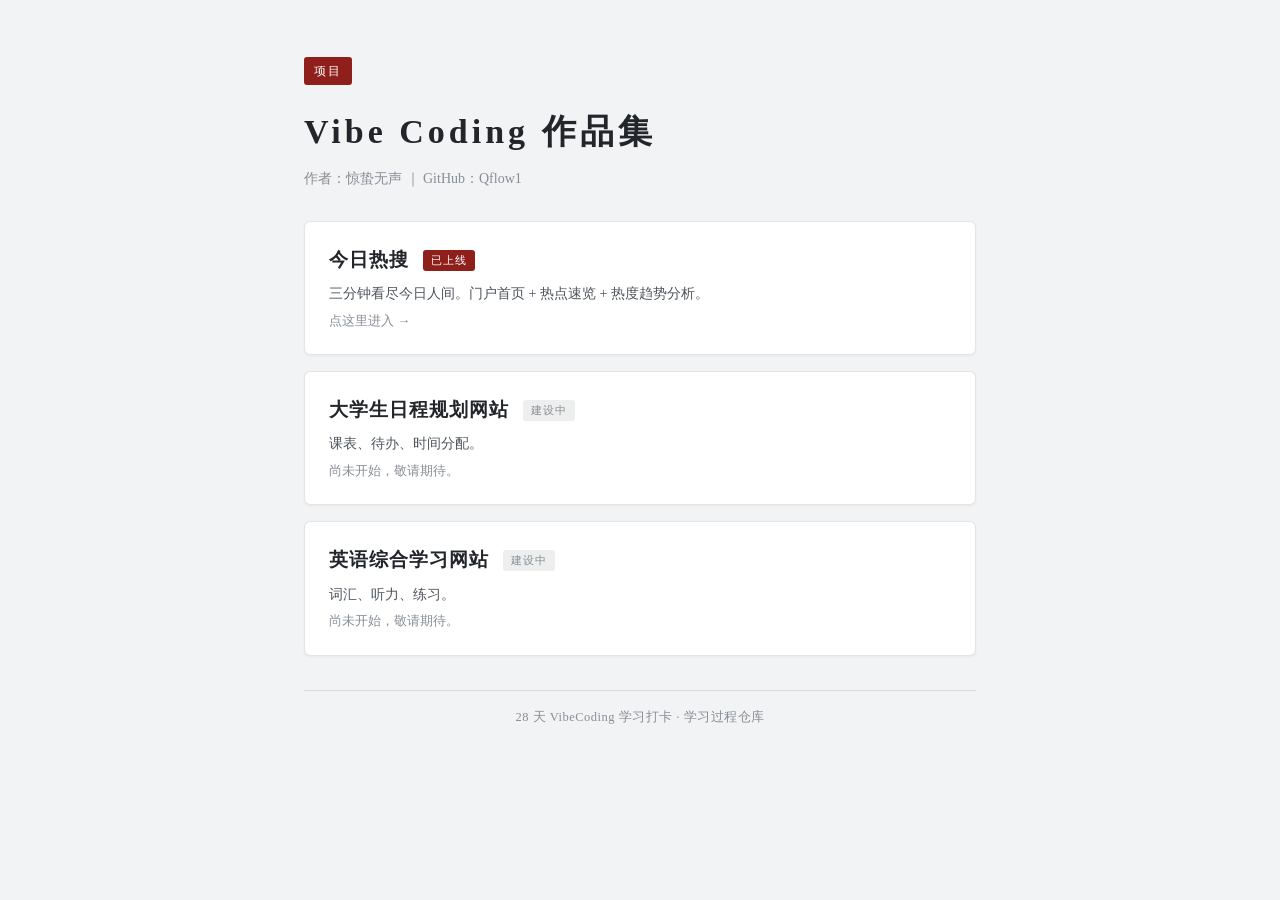
<file: index.html>
<!DOCTYPE html>
<html lang="zh-CN">
<head>
  <meta charset="UTF-8">
  <meta name="viewport" content="width=device-width, initial-scale=1.0">
  <title>Vibe Coding 项目 · 作品导航</title>
  <style>
    :root {
      --paper: #f2f3f4;
      --card: #ffffff;
      --ink: #22252a;
      --ink-mid: #4e545c;
      --ink-light: #878e96;
      --cinnabar: #8e1f1a;
      --azurite: #39536b;
      --border: rgba(34, 37, 42, .12);
    }
    * { box-sizing: border-box; }
    body {
      margin: 0;
      font-family: "Songti SC", "SimSun", "Noto Serif SC", "Source Han Serif SC",
                   "STKaiti", "KaiTi", "Microsoft YaHei", serif;
      background: var(--paper);
      color: var(--ink);
      line-height: 1.7;
      -webkit-font-smoothing: antialiased;
    }
    .wrap {
      max-width: 720px;
      margin: 0 auto;
      padding: 56px 24px 72px;
    }
    .seal {
      display: inline-block;
      padding: 4px 10px;
      color: #fff;
      background: var(--cinnabar);
      border-radius: 3px;
      font-size: 12px;
      letter-spacing: 2px;
    }
    h1 {
      margin: 18px 0 6px;
      font-size: 34px;
      font-weight: 600;
      letter-spacing: 4px;
    }
    .meta {
      margin: 0 0 30px;
      color: var(--ink-light);
      font-size: 14px;
    }
    .card {
      display: block;
      text-decoration: none;
      color: inherit;
      background: var(--card);
      border: 1px solid var(--border);
      border-radius: 6px;
      padding: 22px 24px;
      margin-bottom: 16px;
      box-shadow: 0 1px 3px rgba(34, 37, 42, .05);
      transition: transform .15s ease, box-shadow .15s ease, border-color .15s ease;
    }
    .card:hover {
      transform: translateY(-2px);
      border-color: rgba(142, 31, 26, .35);
      box-shadow: 0 6px 18px rgba(34, 37, 42, .09);
    }
    .card .title {
      font-size: 19px;
      font-weight: 600;
      letter-spacing: 1px;
      color: var(--ink);
    }
    .card .title .badge {
      display: inline-block;
      margin-left: 8px;
      padding: 1px 8px;
      font-size: 11px;
      font-weight: 400;
      letter-spacing: 1px;
      border-radius: 3px;
      vertical-align: 2px;
    }
    .badge.live { color: #fff; background: var(--cinnabar); }
    .badge.todo { color: var(--ink-light); background: rgba(34, 37, 42, .08); }
    .card .desc {
      margin: 6px 0 0;
      font-size: 14px;
      color: var(--ink-mid);
    }
    .card .hint {
      margin: 4px 0 0;
      font-size: 13px;
      color: var(--ink-light);
    }
    .foot {
      margin-top: 34px;
      padding-top: 16px;
      border-top: 1px solid var(--border);
      font-size: 12.5px;
      color: var(--ink-light);
      letter-spacing: .5px;
      text-align: center;
    }
  </style>
</head>
<body>
  <div class="wrap">
    <span class="seal">项目</span>
    <h1>Vibe Coding 作品集</h1>
    <p class="meta">作者：惊蛰无声 ｜ GitHub：Qflow1</p>

    <a class="card" href="Hot-search/index.html">
      <span class="title">今日热搜 <span class="badge live">已上线</span></span>
      <p class="desc">三分钟看尽今日人间。门户首页 + 热点速览 + 热度趋势分析。</p>
      <p class="hint">点这里进入 →</p>
    </a>

    <div class="card">
      <span class="title">大学生日程规划网站 <span class="badge todo">建设中</span></span>
      <p class="desc">课表、待办、时间分配。</p>
      <p class="hint">尚未开始，敬请期待。</p>
    </div>

    <div class="card">
      <span class="title">英语综合学习网站 <span class="badge todo">建设中</span></span>
      <p class="desc">词汇、听力、练习。</p>
      <p class="hint">尚未开始，敬请期待。</p>
    </div>

    <p class="foot">28 天 VibeCoding 学习打卡 · 学习过程仓库</p>
  </div>
</body>
</html>
</file>
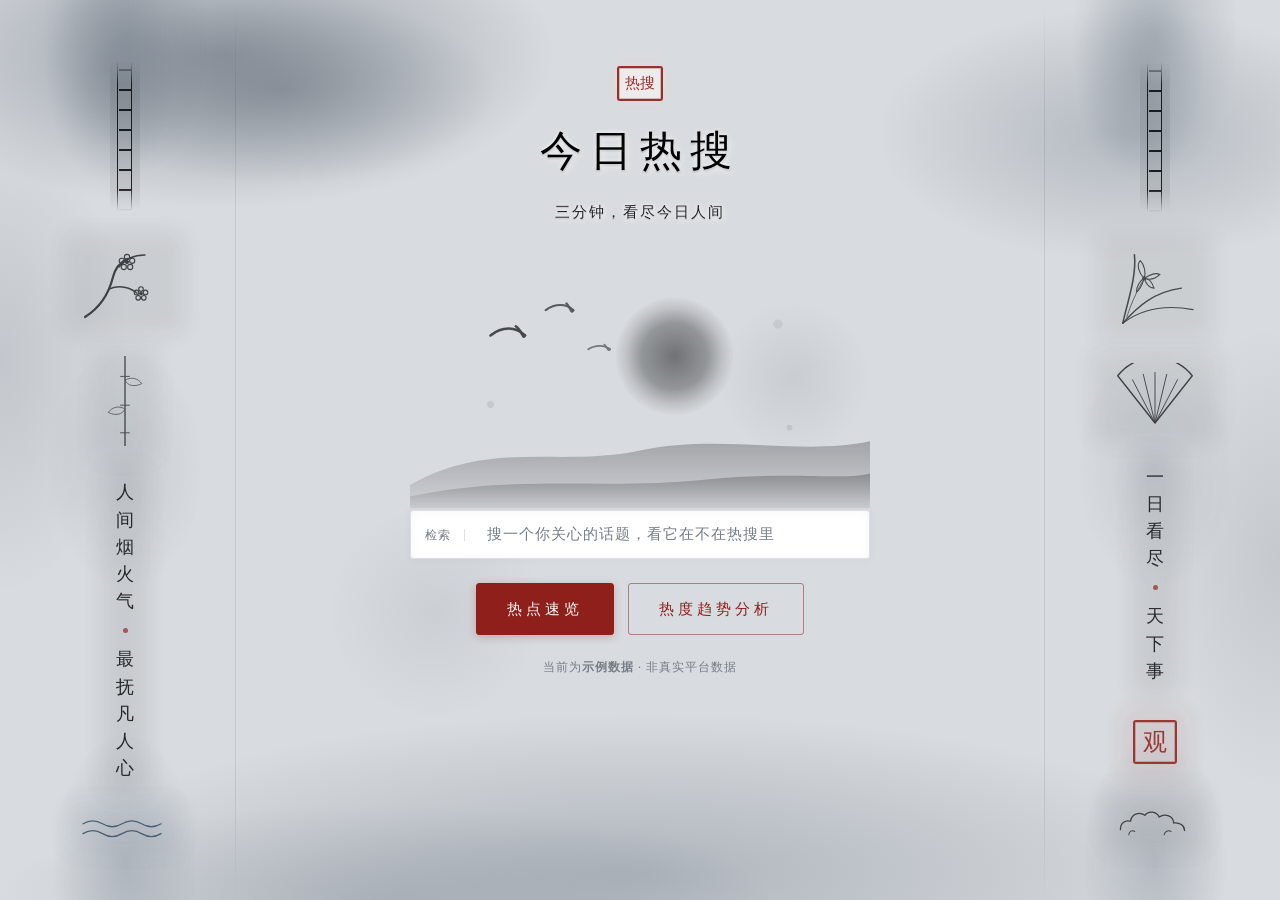
<file: Hot-search/index.html>
<!DOCTYPE html>
<html lang="zh-CN">
<head>
  <meta charset="UTF-8">
  <meta name="viewport" content="width=device-width, initial-scale=1.0">
  <title>今日热搜 · 三分钟看尽人间事</title>
  <link rel="stylesheet" href="style.css?v=13">
</head>
<body>

  <!-- 两侧国风装饰（与热点速览页共用同一套，保持整体感） -->
  <aside class="side-deco side-left" aria-hidden="true">
    <div class="deco-fret"></div>
    <div class="deco-plum">
      <svg viewBox="0 0 92 76" xmlns="http://www.w3.org/2000/svg">
        <path d="M6 72 C22 62 30 48 34 32 C36 24 40 18 48 14" fill="none" stroke="currentColor" stroke-width="2.2" stroke-linecap="round"/>
        <path d="M30 44 C40 40 50 42 58 48" fill="none" stroke="currentColor" stroke-width="1.5" stroke-linecap="round"/>
        <path d="M40 22 C46 14 56 10 66 10" fill="none" stroke="currentColor" stroke-width="1.3" stroke-linecap="round"/>
        <g stroke="currentColor" stroke-width="1.1" fill="none">
          <circle cx="48" cy="12" r="2.6"/><circle cx="53.2" cy="15.8" r="2.6"/>
          <circle cx="51.2" cy="22" r="2.6"/><circle cx="44.8" cy="22" r="2.6"/>
          <circle cx="42.8" cy="15.8" r="2.6"/><circle cx="48" cy="17" r="1.5" fill="currentColor"/>
          <circle cx="62" cy="44" r="2.3"/><circle cx="66.5" cy="47.4" r="2.3"/>
          <circle cx="64.8" cy="52.8" r="2.3"/><circle cx="59.2" cy="52.8" r="2.3"/>
          <circle cx="57.5" cy="47.4" r="2.3"/><circle cx="62" cy="48.5" r="1.3" fill="currentColor"/>
        </g>
      </svg>
    </div>
    <div class="deco-bamboo">
      <svg viewBox="0 0 60 150" xmlns="http://www.w3.org/2000/svg">
        <line x1="30" y1="0" x2="30" y2="150" stroke="currentColor" stroke-width="2.4" stroke-linecap="round"/>
        <line x1="22" y1="34" x2="38" y2="34" stroke="currentColor" stroke-width="1.6"/>
        <line x1="22" y1="82" x2="38" y2="82" stroke="currentColor" stroke-width="1.6"/>
        <line x1="22" y1="128" x2="38" y2="128" stroke="currentColor" stroke-width="1.6"/>
        <path d="M30 40 C42 34 52 38 58 46 C46 52 34 50 30 40 Z" fill="none" stroke="currentColor" stroke-width="1.3"/>
        <path d="M30 88 C18 82 8 86 2 94 C14 100 26 98 30 88 Z" fill="none" stroke="currentColor" stroke-width="1.3"/>
      </svg>
    </div>
    <div class="deco-verse">
      <span>人</span><span>间</span><span>烟</span><span>火</span><span>气</span>
      <i class="deco-dot"></i>
      <span>最</span><span>抚</span><span>凡</span><span>人</span><span>心</span>
    </div>
    <div class="deco-wave">
      <svg viewBox="0 0 90 24" xmlns="http://www.w3.org/2000/svg">
        <path d="M2 8 Q12 2 22 8 T42 8 T62 8 T82 8" fill="none" stroke="currentColor" stroke-width="1.3" stroke-linecap="round"/>
        <path d="M2 18 Q12 12 22 18 T42 18 T62 18 T82 18" fill="none" stroke="currentColor" stroke-width="1.3" stroke-linecap="round"/>
      </svg>
    </div>
  </aside>

  <aside class="side-deco side-right" aria-hidden="true">
    <div class="deco-fret"></div>
    <div class="deco-orchid">
      <svg viewBox="0 0 90 80" xmlns="http://www.w3.org/2000/svg">
        <path d="M12 76 C18 50 26 28 24 6" fill="none" stroke="currentColor" stroke-width="1.6" stroke-linecap="round"/>
        <path d="M12 76 C28 58 44 44 72 40" fill="none" stroke="currentColor" stroke-width="1.4" stroke-linecap="round"/>
        <path d="M12 76 C30 62 52 56 84 62" fill="none" stroke="currentColor" stroke-width="1.2" stroke-linecap="round"/>
        <path d="M16 70 C22 52 28 40 34 30" fill="none" stroke="currentColor" stroke-width="1" opacity=".8"/>
        <g fill="none" stroke="currentColor" stroke-width="1.1">
          <path d="M34 30 C28 24 26 16 30 12 C34 16 36 24 34 30 Z"/>
          <path d="M34 30 C40 26 46 24 50 26 C46 30 40 32 34 30 Z"/>
          <path d="M34 30 C32 36 30 42 26 44 C26 38 30 32 34 30 Z"/>
          <path d="M34 30 C36 36 40 40 44 40 C42 34 38 30 34 30 Z"/>
          <circle cx="34" cy="30" r="1.6" fill="currentColor"/>
        </g>
      </svg>
    </div>
    <div class="deco-fan">
      <svg viewBox="0 0 110 72" xmlns="http://www.w3.org/2000/svg">
        <path d="M55 66 L14 14 A52 52 0 0 1 96 14 Z" fill="none" stroke="currentColor" stroke-width="1.5" stroke-linejoin="round"/>
        <line x1="55" y1="66" x2="30" y2="18" stroke="currentColor" stroke-width="1"/>
        <line x1="55" y1="66" x2="42" y2="12" stroke="currentColor" stroke-width="1"/>
        <line x1="55" y1="66" x2="55" y2="10" stroke="currentColor" stroke-width="1"/>
        <line x1="55" y1="66" x2="68" y2="12" stroke="currentColor" stroke-width="1"/>
        <line x1="55" y1="66" x2="80" y2="18" stroke="currentColor" stroke-width="1"/>
      </svg>
    </div>
    <div class="deco-verse">
      <span>一</span><span>日</span><span>看</span><span>尽</span>
      <i class="deco-dot"></i>
      <span>天</span><span>下</span><span>事</span>
    </div>
    <div class="deco-seal">观</div>
    <div class="deco-cloud">
      <svg viewBox="0 0 90 44" xmlns="http://www.w3.org/2000/svg">
        <path d="M4 34 C4 26 10 22 16 24 C17 16 26 12 33 17 C37 11 47 12 50 19 C57 14 67 18 67 26 C74 25 80 29 80 35" fill="none" stroke="currentColor" stroke-width="1.5" stroke-linecap="round"/>
        <path d="M14 40 C14 36 18 34 21 36" fill="none" stroke="currentColor" stroke-width="1.2" stroke-linecap="round"/>
        <path d="M56 40 C56 36 61 34 64 36" fill="none" stroke="currentColor" stroke-width="1.2" stroke-linecap="round"/>
      </svg>
    </div>
  </aside>

  <!-- ⭐ 门户首页主体 -->
  <main class="portal">

    <!-- 顶部标题 -->
    <header class="portal-head">
      <p class="header-seal">热搜</p>
      <h1 class="site-title">今日热搜</h1>
      <p class="site-desc">三分钟，看尽今日人间</p>
    </header>

    <!-- ⭐ 形象图案 + 融合搜索框（核心区）
         图案画的是"一纸报晓"：一轮墨日 + 飞鸟 + 远山，
         寓意"消息随风、传遍四方"。
         搜索框嵌在图案正下方，与图案连成一体 ——
         图案是"信息从远处飞来"，搜索框是"你伸手去接住它"。 -->
    <section class="portal-hero">

      <!-- 图案层（纯 SVG，零图片） -->
      <div class="hero-art" aria-hidden="true">
        <svg viewBox="0 0 400 220" preserveAspectRatio="xMidYMid meet">
          <defs>
            <!-- 墨日的浓淡：中心比第一版淡，边缘散开 -->
            <radialGradient id="heroSun" cx="50%" cy="50%" r="50%">
              <stop offset="0%"   stop-color="#0a0d10" stop-opacity=".58"/>
              <stop offset="55%"  stop-color="#0a0d10" stop-opacity=".38"/>
              <stop offset="80%"  stop-color="#0a0d10" stop-opacity=".14"/>
              <stop offset="100%" stop-color="#0a0d10" stop-opacity="0"/>
            </radialGradient>
            <!-- 远山的淡墨 -->
            <linearGradient id="heroHill" x1="0" y1="0" x2="0" y2="1">
              <stop offset="0%" stop-color="#0a0d10" stop-opacity=".30"/>
              <stop offset="100%" stop-color="#0a0d10" stop-opacity=".04"/>
            </linearGradient>
          </defs>

          <!-- 远山：底部两道淡墨 -->
          <path d="M0 200 C70 160 130 185 200 170 C270 155 340 175 400 162 L400 220 L0 220 Z"
                fill="url(#heroHill)"/>
          <path d="M0 210 C90 190 170 205 260 195 C330 188 380 196 400 190 L400 220 L0 220 Z"
                fill="url(#heroHill)"/>

          <!-- 墨日：一轮，微微靠右 -->
          <circle cx="230" cy="88" r="52" fill="url(#heroSun)"/>

          <!-- 飞鸟：三只，象征消息从远处飞来 -->
          <g stroke="#0a0d10" stroke-width="2.2" fill="none" stroke-linecap="round" opacity=".8">
            <path d="M70 70 C80 62 92 62 100 70"/>
            <path d="M92 62 C98 66 98 74 100 70"/>
          </g>
          <g stroke="#0a0d10" stroke-width="1.9" fill="none" stroke-linecap="round" opacity=".7">
            <path d="M118 48 C126 42 136 42 142 48"/>
            <path d="M136 42 C140 46 140 52 142 48"/>
          </g>
          <g stroke="#0a0d10" stroke-width="1.6" fill="none" stroke-linecap="round" opacity=".55">
            <path d="M155 82 C161 78 169 78 174 82"/>
            <path d="M169 78 C172 81 172 84 174 82"/>
          </g>

          <!-- 几点淡墨飞白，破呆板 -->
          <circle cx="70" cy="130" r="3" fill="#0a0d10" opacity=".10"/>
          <circle cx="320" cy="60" r="4" fill="#0a0d10" opacity=".08"/>
          <circle cx="330" cy="150" r="2.5" fill="#0a0d10" opacity=".10"/>
        </svg>
      </div>

      <!-- 融合搜索框：紧贴图案下方，视觉上"接住"图案 -->
      <div class="hero-search">
        <span class="search-icon">检索</span>
        <input
          type="text"
          id="portalKeyword"
          class="search-input"
          placeholder="搜一个你关心的话题，看它在不在热搜里"
          autocomplete="off">
      </div>

      <!-- 入口按钮 -->
      <div class="hero-actions">
        <a class="portal-btn portal-btn-main" href="hot.html">热点速览</a>
        <a class="portal-btn" href="trend.html">热度趋势分析</a>
      </div>

      <p class="portal-note">当前为<b>示例数据</b> · 非真实平台数据</p>
    </section>

  </main>

  <script src="portal.js?v=12"></script>
</body>
</html>
</file>
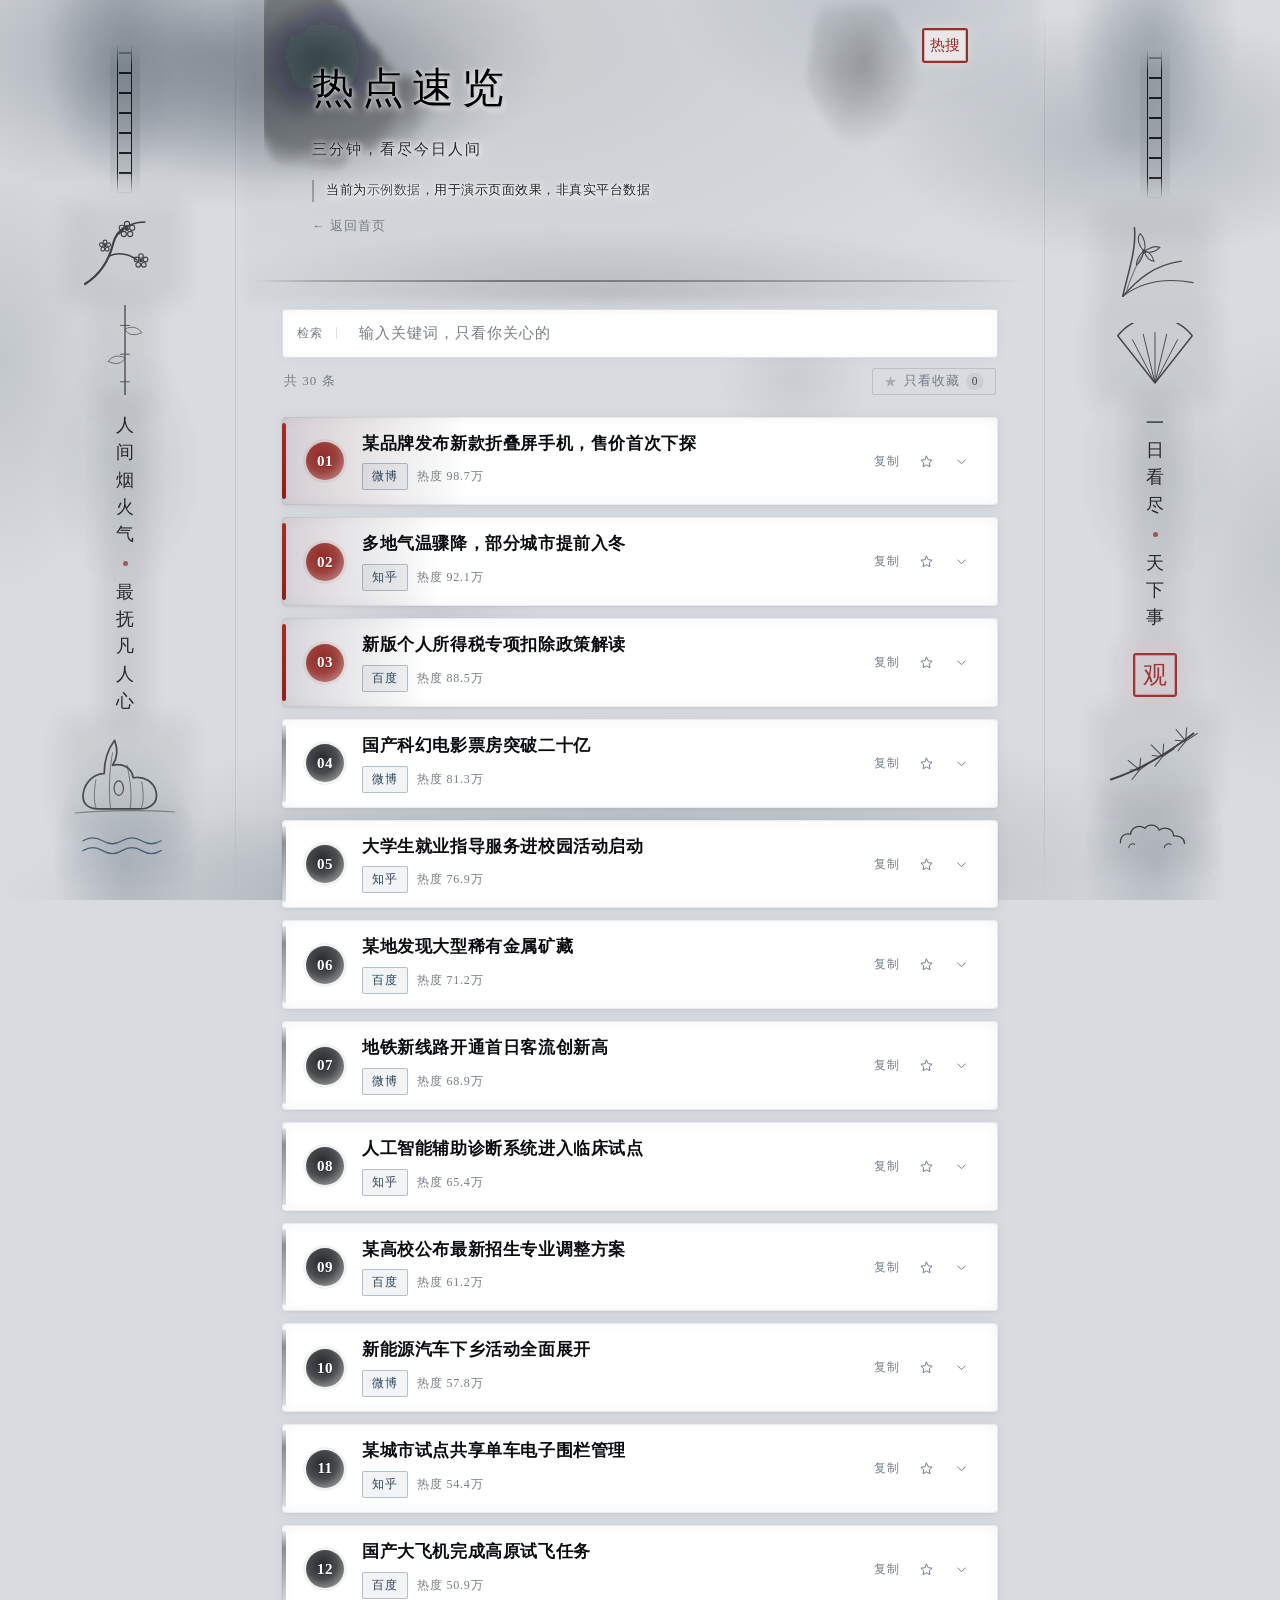
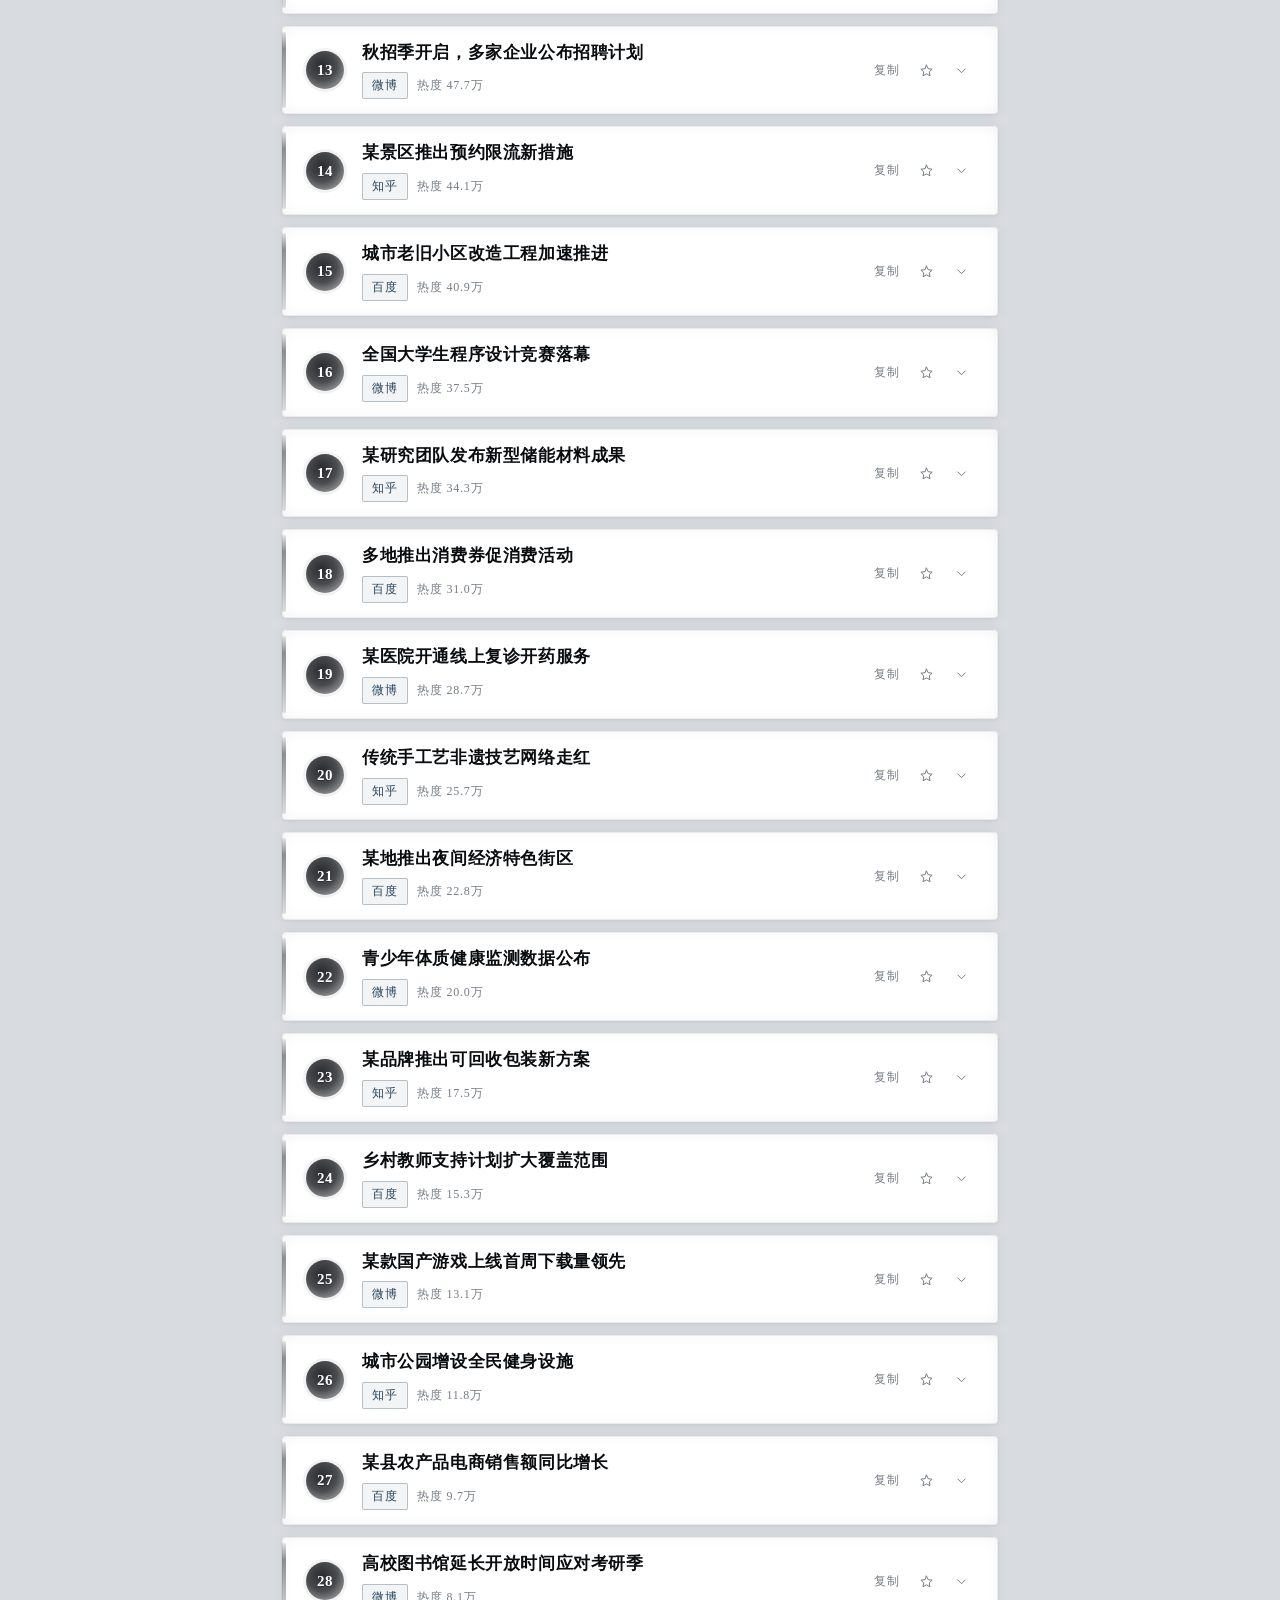
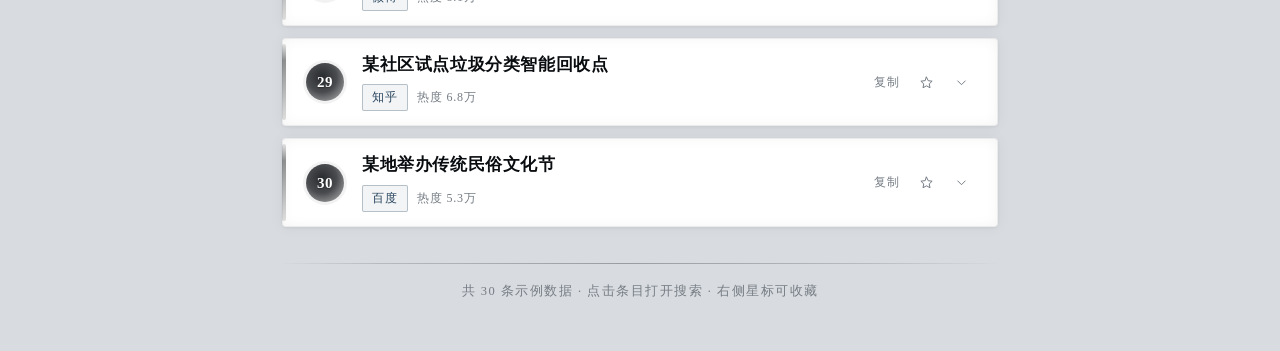
<file: Hot-search/hot.html>
<!DOCTYPE html>
<html lang="zh-CN">
<head>
  <meta charset="UTF-8">
  <meta name="viewport" content="width=device-width, initial-scale=1.0">
  <title>热点速览 · 今日热搜</title>
  <link rel="stylesheet" href="style.css?v=13">
</head>
<body>

  <!-- ⓪ 左右两侧的国风装饰（只在宽屏显示，窄屏自动隐藏）
       全部用 CSS + SVG 画，不加载任何图片
       元素从上到下均匀铺满整个侧边，不留大片空白 -->
  <aside class="side-deco side-left" aria-hidden="true">
    <!-- 回纹边框 -->
    <div class="deco-fret"></div>

    <!-- 梅花枝：老枝 + 五瓣梅花 -->
    <div class="deco-plum">
      <svg viewBox="0 0 92 76" xmlns="http://www.w3.org/2000/svg">
        <!-- 主枝：从右下往左上斜出 -->
        <path d="M6 72 C22 62 30 48 34 32 C36 24 40 18 48 14"
              fill="none" stroke="currentColor" stroke-width="2.2" stroke-linecap="round"/>
        <!-- 两根侧枝 -->
        <path d="M30 44 C40 40 50 42 58 48" fill="none" stroke="currentColor" stroke-width="1.5" stroke-linecap="round"/>
        <path d="M40 22 C46 14 56 10 66 10" fill="none" stroke="currentColor" stroke-width="1.3" stroke-linecap="round"/>
        <!-- 梅花（五瓣）：用五个小圆弧围成一朵 -->
        <g stroke="currentColor" stroke-width="1.1" fill="none">
          <!-- 花一 -->
          <circle cx="48" cy="12" r="2.6"/>
          <circle cx="53.2" cy="15.8" r="2.6"/>
          <circle cx="51.2" cy="22" r="2.6"/>
          <circle cx="44.8" cy="22" r="2.6"/>
          <circle cx="42.8" cy="15.8" r="2.6"/>
          <circle cx="48" cy="17" r="1.5" fill="currentColor"/>
          <!-- 花二 -->
          <circle cx="62" cy="44" r="2.3"/>
          <circle cx="66.5" cy="47.4" r="2.3"/>
          <circle cx="64.8" cy="52.8" r="2.3"/>
          <circle cx="59.2" cy="52.8" r="2.3"/>
          <circle cx="57.5" cy="47.4" r="2.3"/>
          <circle cx="62" cy="48.5" r="1.3" fill="currentColor"/>
          <!-- 花三（小） -->
          <circle cx="26" cy="30" r="1.9"/>
          <circle cx="29.6" cy="32.8" r="1.9"/>
          <circle cx="28.2" cy="37.2" r="1.9"/>
          <circle cx="23.8" cy="37.2" r="1.9"/>
          <circle cx="22.4" cy="32.8" r="1.9"/>
          <circle cx="26" cy="33.7" r="1.1" fill="currentColor"/>
        </g>
      </svg>
    </div>

    <!-- 竹枝：竹节 + 竹叶 -->
    <div class="deco-bamboo">
      <svg viewBox="0 0 60 150" xmlns="http://www.w3.org/2000/svg">
        <line x1="30" y1="0" x2="30" y2="150" stroke="currentColor" stroke-width="2.4" stroke-linecap="round"/>
        <line x1="22" y1="34"  x2="38" y2="34"  stroke="currentColor" stroke-width="1.6"/>
        <line x1="22" y1="82"  x2="38" y2="82"  stroke="currentColor" stroke-width="1.6"/>
        <line x1="22" y1="128" x2="38" y2="128" stroke="currentColor" stroke-width="1.6"/>
        <path d="M30 40 C42 34 52 38 58 46 C46 52 34 50 30 40 Z" fill="none" stroke="currentColor" stroke-width="1.3"/>
        <path d="M30 88 C18 82 8 86 2 94 C14 100 26 98 30 88 Z" fill="none" stroke="currentColor" stroke-width="1.3"/>
      </svg>
    </div>

    <!-- 竖排诗句 -->
    <div class="deco-verse">
      <span>人</span><span>间</span><span>烟</span><span>火</span><span>气</span>
      <i class="deco-dot"></i>
      <span>最</span><span>抚</span><span>凡</span><span>人</span><span>心</span>
    </div>

    <!-- 太湖石：瘦皱漏透，带皴纹 -->
    <div class="deco-rock">
      <svg viewBox="0 0 100 80" xmlns="http://www.w3.org/2000/svg">
        <!-- 外轮廓：一块立起来的石头，左窄右宽，顶部有起伏 -->
        <path d="M40 8
                 C44 18 42 26 38 32
                 C48 30 56 34 58 44
                 C68 42 78 48 80 58
                 C82 68 74 74 64 74
                 L24 74
                 C14 74 8 68 10 58
                 C12 48 20 40 30 40
                 C30 28 34 16 40 8 Z"
              fill="none" stroke="currentColor" stroke-width="1.7" stroke-linejoin="round"/>
        <!-- 皴纹 -->
        <g fill="none" stroke="currentColor" stroke-width=".9" opacity=".7" stroke-linecap="round">
          <path d="M38 20 C35 36 34 56 36 73"/>
          <path d="M52 32 C55 46 57 60 55 73"/>
          <path d="M66 48 C68 58 68 66 66 73"/>
          <path d="M22 46 C20 56 20 66 22 73"/>
        </g>
        <ellipse cx="44" cy="54" rx="4.5" ry="7" fill="none" stroke="currentColor" stroke-width="1.1"/>
        <path d="M2 78 C30 75 70 75 98 77" fill="none" stroke="currentColor" stroke-width="1" opacity=".55"/>
      </svg>
    </div>

    <!-- 水波纹 -->
    <div class="deco-wave">
      <svg viewBox="0 0 90 24" xmlns="http://www.w3.org/2000/svg">
        <path d="M2 8 Q12 2 22 8 T42 8 T62 8 T82 8" fill="none" stroke="currentColor" stroke-width="1.3" stroke-linecap="round"/>
        <path d="M2 18 Q12 12 22 18 T42 18 T62 18 T82 18" fill="none" stroke="currentColor" stroke-width="1.3" stroke-linecap="round"/>
      </svg>
    </div>
  </aside>

  <aside class="side-deco side-right" aria-hidden="true">
    <div class="deco-fret"></div>

    <!-- 兰花：飘逸的长叶 + 一茎一花 -->
    <div class="deco-orchid">
      <svg viewBox="0 0 90 80" xmlns="http://www.w3.org/2000/svg">
        <!-- 三片长叶：自左下根部向外散开，有弧度 -->
        <path d="M12 76 C18 50 26 28 24 6" fill="none" stroke="currentColor" stroke-width="1.6" stroke-linecap="round"/>
        <path d="M12 76 C28 58 44 44 72 40" fill="none" stroke="currentColor" stroke-width="1.4" stroke-linecap="round"/>
        <path d="M12 76 C30 62 52 56 84 62" fill="none" stroke="currentColor" stroke-width="1.2" stroke-linecap="round"/>
        <!-- 花茎 -->
        <path d="M16 70 C22 52 28 40 34 30" fill="none" stroke="currentColor" stroke-width="1" opacity=".8"/>
        <!-- 兰花：外三瓣 + 内二瓣 + 蕊 -->
        <g fill="none" stroke="currentColor" stroke-width="1.1">
          <path d="M34 30 C28 24 26 16 30 12 C34 16 36 24 34 30 Z"/>
          <path d="M34 30 C40 26 46 24 50 26 C46 30 40 32 34 30 Z"/>
          <path d="M34 30 C32 36 30 42 26 44 C26 38 30 32 34 30 Z"/>
          <path d="M34 30 C36 36 40 40 44 40 C42 34 38 30 34 30 Z"/>
          <circle cx="34" cy="30" r="1.6" fill="currentColor"/>
        </g>
      </svg>
    </div>

    <!-- 折扇 -->
    <div class="deco-fan">
      <svg viewBox="0 0 110 72" xmlns="http://www.w3.org/2000/svg">
        <path d="M55 66 L14 14 A52 52 0 0 1 96 14 Z" fill="none" stroke="currentColor" stroke-width="1.5" stroke-linejoin="round"/>
        <line x1="55" y1="66" x2="30" y2="18" stroke="currentColor" stroke-width="1"/>
        <line x1="55" y1="66" x2="42" y2="12" stroke="currentColor" stroke-width="1"/>
        <line x1="55" y1="66" x2="55" y2="10" stroke="currentColor" stroke-width="1"/>
        <line x1="55" y1="66" x2="68" y2="12" stroke="currentColor" stroke-width="1"/>
        <line x1="55" y1="66" x2="80" y2="18" stroke="currentColor" stroke-width="1"/>
      </svg>
    </div>

    <div class="deco-verse">
      <span>一</span><span>日</span><span>看</span><span>尽</span>
      <i class="deco-dot"></i>
      <span>天</span><span>下</span><span>事</span>
    </div>

    <!-- 朱砂闲章 -->
    <div class="deco-seal">观</div>

    <!-- 松枝：枝干 + 成簇的松针 -->
    <div class="deco-pine">
      <svg viewBox="0 0 100 74" xmlns="http://www.w3.org/2000/svg">
        <!-- 主枝 -->
        <path d="M4 62 C28 54 54 42 90 14"
              fill="none" stroke="currentColor" stroke-width="2" stroke-linecap="round"/>
        <!-- 三簇松针：每簇从一点向外散开 -->
        <g fill="none" stroke="currentColor" stroke-width="1.1" stroke-linecap="round" opacity=".9">
          <!-- 第一簇 -->
          <path d="M34 52 L22 42 M34 52 L24 52 M34 52 L26 62 M34 52 L35 40 M34 52 L45 44"/>
          <!-- 第二簇 -->
          <path d="M58 38 L46 26 M58 38 L47 37 M58 38 L50 48 M58 38 L59 25 M58 38 L70 30"/>
          <!-- 第三簇 -->
          <path d="M82 22 L72 10 M82 22 L71 21 M82 22 L74 32 M82 22 L83 8 M82 22 L94 14"/>
        </g>
      </svg>
    </div>

    <!-- 云纹 -->
    <div class="deco-cloud">
      <svg viewBox="0 0 90 44" xmlns="http://www.w3.org/2000/svg">
        <path d="M4 34 C4 26 10 22 16 24 C17 16 26 12 33 17 C37 11 47 12 50 19 C57 14 67 18 67 26 C74 25 80 29 80 35"
              fill="none" stroke="currentColor" stroke-width="1.5" stroke-linecap="round"/>
        <path d="M14 40 C14 36 18 34 21 36" fill="none" stroke="currentColor" stroke-width="1.2" stroke-linecap="round"/>
        <path d="M56 40 C56 36 61 34 64 36" fill="none" stroke="currentColor" stroke-width="1.2" stroke-linecap="round"/>
      </svg>
    </div>
  </aside>

  <!-- ① 顶部区（水墨题头） -->
  <header class="site-header">
    <!-- 泼墨底：同门户首页共用同一套 SVG 墨团，保持视觉一致 -->
    <svg class="header-ink" viewBox="0 0 720 200" preserveAspectRatio="none" aria-hidden="true">
      <defs>
        <radialGradient id="inkBlob1" cx="34%" cy="40%" r="64%">
          <stop offset="0%"   stop-color="#0a0d10" stop-opacity=".62"/>
          <stop offset="30%"  stop-color="#0a0d10" stop-opacity=".50"/>
          <stop offset="58%"  stop-color="#0a0d10" stop-opacity=".26"/>
          <stop offset="82%"  stop-color="#0a0d10" stop-opacity=".09"/>
          <stop offset="100%" stop-color="#0a0d10" stop-opacity="0"/>
        </radialGradient>
        <radialGradient id="inkBlob2" cx="45%" cy="45%" r="60%">
          <stop offset="0%"   stop-color="#0a0d10" stop-opacity=".26"/>
          <stop offset="55%"  stop-color="#0a0d10" stop-opacity=".12"/>
          <stop offset="100%" stop-color="#0a0d10" stop-opacity="0"/>
        </radialGradient>
        <filter id="inkRough" x="-30%" y="-30%" width="160%" height="160%">
          <feTurbulence type="fractalNoise" baseFrequency="0.022" numOctaves="3" seed="7" result="noise"/>
          <feDisplacementMap in="SourceGraphic" in2="noise" scale="16" xChannelSelector="R" yChannelSelector="G" result="displaced"/>
          <feGaussianBlur in="displaced" stdDeviation="3"/>
        </filter>
        <radialGradient id="inkHalo1" cx="34%" cy="40%" r="64%">
          <stop offset="0%"   stop-color="#0a0d10" stop-opacity="0"/>
          <stop offset="52%"  stop-color="#0a0d10" stop-opacity="0"/>
          <stop offset="72%"  stop-color="#0a0d10" stop-opacity=".20"/>
          <stop offset="86%"  stop-color="#0a0d10" stop-opacity=".11"/>
          <stop offset="100%" stop-color="#0a0d10" stop-opacity="0"/>
        </radialGradient>
      </defs>
      <path filter="url(#inkRough)" fill="url(#inkBlob1)"
            d="M4 2
               C34 -4, 66 6, 84 22
               C100 36, 110 48, 124 54
               C142 62, 160 56, 174 64
               C188 72, 186 86, 170 92
               C150 100, 124 96, 104 101
               C78 107, 58 118, 34 116
               C12 114, -4 100, -8 76
               C-13 52, -14 24, 4 2 Z"/>
      <path filter="url(#inkRough)" fill="url(#inkHalo1)"
            d="M4 2
               C34 -4, 66 6, 84 22
               C100 36, 110 48, 124 54
               C142 62, 160 56, 174 64
               C188 72, 186 86, 170 92
               C150 100, 124 96, 104 101
               C78 107, 58 118, 34 116
               C12 114, -4 100, -8 76
               C-13 52, -14 24, 4 2 Z"/>
      <path filter="url(#inkRough)" fill="url(#inkBlob2)"
            d="M540 14
               C572 4, 608 18, 622 42
               C634 62, 626 84, 604 94
               C578 106, 542 98, 528 78
               C516 60, 520 30, 540 14 Z"/>
    </svg>

    <p class="header-seal">热搜</p>
    <h1 class="site-title">热点速览</h1>
    <p class="site-desc">三分钟，看尽今日人间</p>
    <p class="site-note">当前为<b>示例数据</b>，用于演示页面效果，非真实平台数据</p>
    <a class="back-home" href="index.html">← 返回首页</a>
  </header>

  <!-- ② 筛选区 -->
  <section class="filter-area">
    <div class="search-box">
      <span class="search-icon">检索</span>
      <input
        type="text"
        id="keywordInput"
        class="search-input"
        placeholder="输入关键词，只看你关心的"
        autocomplete="off">
    </div>
    <!-- 提示文字 + 「只看收藏」开关（Day 11 新增）
         收藏是用浏览器本地存储记的，不联网、不上传 -->
    <div class="filter-bar">
      <p class="filter-hint" id="filterHint"></p>
      <button class="fav-toggle" id="favToggle" type="button" aria-pressed="false">
        <span class="fav-toggle-star" aria-hidden="true">★</span>
        只看收藏
        <span class="fav-count" id="favCount">0</span>
      </button>
    </div>
  </section>

  <!-- ③ 主区域：四种状态，同一时刻只显示一种 -->
  <main class="list-area">

    <!-- 状态一：有数据（卡片列表） -->
    <ol class="hot-list" id="hotList"></ol>

    <!-- 状态二：加载中 -->
    <div class="state-box" id="stateLoading" hidden>
      <div class="spinner"></div>
      <p class="state-title">正在展卷</p>
      <p class="state-sub">正在取回今日热点…</p>
    </div>

    <!-- 状态三：没有内容
         ⚠️ 这里有两种"空"：关键词没匹配上 / 收藏夹是空的。
            所以标题和副标题给了 id，交给 app.js 按情况改文案。 -->
    <div class="state-box" id="stateEmpty" hidden>
      <p class="state-glyph">空</p>
      <p class="state-title" id="emptyTitle">没有找到相关内容</p>
      <p class="state-sub" id="emptySub">换个关键词试试</p>
    </div>

    <!-- 状态四：出错了 -->
    <div class="state-box is-error" id="stateError" hidden>
      <p class="state-glyph is-error-glyph">误</p>
      <p class="state-title">内容加载失败</p>
      <p class="state-sub" id="errorDetail"></p>
      <button class="retry-btn" id="retryBtn" type="button">重新加载</button>
    </div>

  </main>

  <footer class="site-footer">
    <p>共 30 条示例数据 · 点击条目打开搜索 · 右侧星标可收藏</p>
  </footer>

  <!-- ④ 回到顶部（Day 11 新增） -->
  <button class="back-to-top" id="backToTop" type="button"
          aria-label="回到顶部" aria-hidden="true">
    <svg viewBox="0 0 24 24" aria-hidden="true" focusable="false">
      <path d="M12 19 V8" />
      <path d="M6.5 13.5 L12 7.5 L17.5 13.5" />
      <path d="M6 20.5 H18" />
    </svg>
  </button>

  <!-- 加载顺序：先数据，后逻辑 -->
  <script src="data.js?v=12"></script>
  <script src="app.js?v=12"></script>
</body>
</html>
</file>
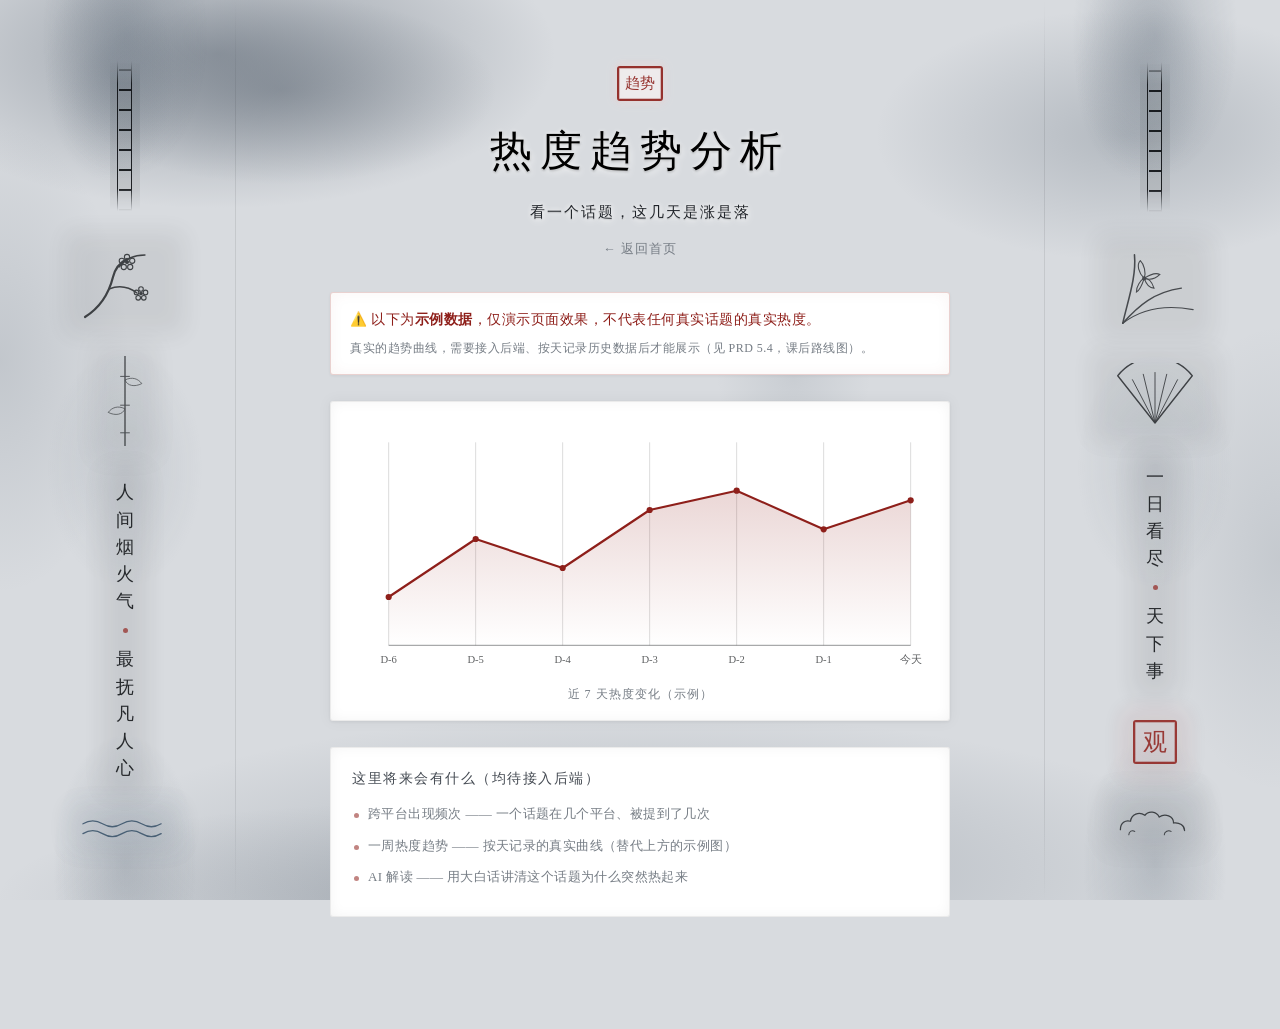
<file: Hot-search/trend.html>
<!DOCTYPE html>
<html lang="zh-CN">
<head>
  <meta charset="UTF-8">
  <meta name="viewport" content="width=device-width, initial-scale=1.0">
  <title>热度趋势分析 · 今日热搜</title>
  <link rel="stylesheet" href="style.css?v=13">
</head>
<body>

  <!-- 两侧国风装饰（共用同一套） -->
  <aside class="side-deco side-left" aria-hidden="true">
    <div class="deco-fret"></div>
    <div class="deco-plum">
      <svg viewBox="0 0 92 76" xmlns="http://www.w3.org/2000/svg">
        <path d="M6 72 C22 62 30 48 34 32 C36 24 40 18 48 14" fill="none" stroke="currentColor" stroke-width="2.2" stroke-linecap="round"/>
        <path d="M30 44 C40 40 50 42 58 48" fill="none" stroke="currentColor" stroke-width="1.5" stroke-linecap="round"/>
        <path d="M40 22 C46 14 56 10 66 10" fill="none" stroke="currentColor" stroke-width="1.3" stroke-linecap="round"/>
        <g stroke="currentColor" stroke-width="1.1" fill="none">
          <circle cx="48" cy="12" r="2.6"/><circle cx="53.2" cy="15.8" r="2.6"/>
          <circle cx="51.2" cy="22" r="2.6"/><circle cx="44.8" cy="22" r="2.6"/>
          <circle cx="42.8" cy="15.8" r="2.6"/><circle cx="48" cy="17" r="1.5" fill="currentColor"/>
          <circle cx="62" cy="44" r="2.3"/><circle cx="66.5" cy="47.4" r="2.3"/>
          <circle cx="64.8" cy="52.8" r="2.3"/><circle cx="59.2" cy="52.8" r="2.3"/>
          <circle cx="57.5" cy="47.4" r="2.3"/><circle cx="62" cy="48.5" r="1.3" fill="currentColor"/>
        </g>
      </svg>
    </div>
    <div class="deco-bamboo">
      <svg viewBox="0 0 60 150" xmlns="http://www.w3.org/2000/svg">
        <line x1="30" y1="0" x2="30" y2="150" stroke="currentColor" stroke-width="2.4" stroke-linecap="round"/>
        <line x1="22" y1="34" x2="38" y2="34" stroke="currentColor" stroke-width="1.6"/>
        <line x1="22" y1="82" x2="38" y2="82" stroke="currentColor" stroke-width="1.6"/>
        <line x1="22" y1="128" x2="38" y2="128" stroke="currentColor" stroke-width="1.6"/>
        <path d="M30 40 C42 34 52 38 58 46 C46 52 34 50 30 40 Z" fill="none" stroke="currentColor" stroke-width="1.3"/>
        <path d="M30 88 C18 82 8 86 2 94 C14 100 26 98 30 88 Z" fill="none" stroke="currentColor" stroke-width="1.3"/>
      </svg>
    </div>
    <div class="deco-verse">
      <span>人</span><span>间</span><span>烟</span><span>火</span><span>气</span>
      <i class="deco-dot"></i>
      <span>最</span><span>抚</span><span>凡</span><span>人</span><span>心</span>
    </div>
    <div class="deco-wave">
      <svg viewBox="0 0 90 24" xmlns="http://www.w3.org/2000/svg">
        <path d="M2 8 Q12 2 22 8 T42 8 T62 8 T82 8" fill="none" stroke="currentColor" stroke-width="1.3" stroke-linecap="round"/>
        <path d="M2 18 Q12 12 22 18 T42 18 T62 18 T82 18" fill="none" stroke="currentColor" stroke-width="1.3" stroke-linecap="round"/>
      </svg>
    </div>
  </aside>

  <aside class="side-deco side-right" aria-hidden="true">
    <div class="deco-fret"></div>
    <div class="deco-orchid">
      <svg viewBox="0 0 90 80" xmlns="http://www.w3.org/2000/svg">
        <path d="M12 76 C18 50 26 28 24 6" fill="none" stroke="currentColor" stroke-width="1.6" stroke-linecap="round"/>
        <path d="M12 76 C28 58 44 44 72 40" fill="none" stroke="currentColor" stroke-width="1.4" stroke-linecap="round"/>
        <path d="M12 76 C30 62 52 56 84 62" fill="none" stroke="currentColor" stroke-width="1.2" stroke-linecap="round"/>
        <g fill="none" stroke="currentColor" stroke-width="1.1">
          <path d="M34 30 C28 24 26 16 30 12 C34 16 36 24 34 30 Z"/>
          <path d="M34 30 C40 26 46 24 50 26 C46 30 40 32 34 30 Z"/>
          <path d="M34 30 C32 36 30 42 26 44 C26 38 30 32 34 30 Z"/>
          <path d="M34 30 C36 36 40 40 44 40 C42 34 38 30 34 30 Z"/>
          <circle cx="34" cy="30" r="1.6" fill="currentColor"/>
        </g>
      </svg>
    </div>
    <div class="deco-fan">
      <svg viewBox="0 0 110 72" xmlns="http://www.w3.org/2000/svg">
        <path d="M55 66 L14 14 A52 52 0 0 1 96 14 Z" fill="none" stroke="currentColor" stroke-width="1.5" stroke-linejoin="round"/>
        <line x1="55" y1="66" x2="30" y2="18" stroke="currentColor" stroke-width="1"/>
        <line x1="55" y1="66" x2="42" y2="12" stroke="currentColor" stroke-width="1"/>
        <line x1="55" y1="66" x2="55" y2="10" stroke="currentColor" stroke-width="1"/>
        <line x1="55" y1="66" x2="68" y2="12" stroke="currentColor" stroke-width="1"/>
        <line x1="55" y1="66" x2="80" y2="18" stroke="currentColor" stroke-width="1"/>
      </svg>
    </div>
    <div class="deco-verse">
      <span>一</span><span>日</span><span>看</span><span>尽</span>
      <i class="deco-dot"></i>
      <span>天</span><span>下</span><span>事</span>
    </div>
    <div class="deco-seal">观</div>
    <div class="deco-cloud">
      <svg viewBox="0 0 90 44" xmlns="http://www.w3.org/2000/svg">
        <path d="M4 34 C4 26 10 22 16 24 C17 16 26 12 33 17 C37 11 47 12 50 19 C57 14 67 18 67 26 C74 25 80 29 80 35" fill="none" stroke="currentColor" stroke-width="1.5" stroke-linecap="round"/>
        <path d="M14 40 C14 36 18 34 21 36" fill="none" stroke="currentColor" stroke-width="1.2" stroke-linecap="round"/>
        <path d="M56 40 C56 36 61 34 64 36" fill="none" stroke="currentColor" stroke-width="1.2" stroke-linecap="round"/>
      </svg>
    </div>
  </aside>

  <!-- ⭐ 热度趋势分析页主体 -->
  <main class="portal">

    <header class="portal-head">
      <p class="header-seal">趋势</p>
      <h1 class="site-title">热度趋势分析</h1>
      <p class="site-desc">看一个话题，这几天是涨是落</p>
      <a class="back-home" href="index.html">← 返回首页</a>
    </header>

    <!-- ⚠️ 诚实标注：以下曲线是【示例数据】，非真实统计 -->
    <section class="trend-body">

      <div class="trend-disclaimer">
        <p class="trend-warn">⚠️ 以下为<strong>示例数据</strong>，仅演示页面效果，不代表任何真实话题的真实热度。</p>
        <p class="trend-warn-sub">真实的趋势曲线，需要接入后端、按天记录历史数据后才能展示（见 PRD 5.4，课后路线图）。</p>
      </div>

      <!-- 示意曲线：用纯 SVG 画一条"近 7 天热度"的假曲线 -->
      <div class="trend-chart" role="img" aria-label="近 7 天热度变化示意图（示例数据）">
        <svg viewBox="0 0 600 260" preserveAspectRatio="xMidYMid meet">
          <defs>
            <!-- 曲线下的淡墨填充 -->
            <linearGradient id="chartFill" x1="0" y1="0" x2="0" y2="1">
              <stop offset="0%" stop-color="#8e1f1a" stop-opacity=".18"/>
              <stop offset="100%" stop-color="#8e1f1a" stop-opacity="0"/>
            </linearGradient>
          </defs>

          <!-- 横轴刻度线（7 天） -->
          <g stroke="#0a0d10" stroke-width="1" opacity=".15">
            <line x1="40"  y1="20" x2="40"  y2="230"/>
            <line x1="130" y1="20" x2="130" y2="230"/>
            <line x1="220" y1="20" x2="220" y2="230"/>
            <line x1="310" y1="20" x2="310" y2="230"/>
            <line x1="400" y1="20" x2="400" y2="230"/>
            <line x1="490" y1="20" x2="490" y2="230"/>
            <line x1="580" y1="20" x2="580" y2="230"/>
          </g>

          <!-- 底部基线 -->
          <line x1="40" y1="230" x2="580" y2="230" stroke="#0a0d10" stroke-width="1.2" opacity=".35"/>

          <!-- 假数据折线 + 填充（近 7 天热度，先涨后落再回升） -->
          <polygon points="40,230 40,180 130,120 220,150 310,90 400,70 490,110 580,80 580,230"
                   fill="url(#chartFill)"/>
          <polyline points="40,180 130,120 220,150 310,90 400,70 490,110 580,80"
                    fill="none" stroke="#8e1f1a" stroke-width="2.2"
                    stroke-linecap="round" stroke-linejoin="round"/>

          <!-- 数据点 -->
          <g fill="#8e1f1a">
            <circle cx="40"  cy="180" r="3.2"/>
            <circle cx="130" cy="120" r="3.2"/>
            <circle cx="220" cy="150" r="3.2"/>
            <circle cx="310" cy="90"  r="3.2"/>
            <circle cx="400" cy="70"  r="3.2"/>
            <circle cx="490" cy="110" r="3.2"/>
            <circle cx="580" cy="80"  r="3.2"/>
          </g>

          <!-- 横轴日期标签 -->
          <g fill="#0a0d10" font-size="11" text-anchor="middle" opacity=".65">
            <text x="40"  y="248">D-6</text>
            <text x="130" y="248">D-5</text>
            <text x="220" y="248">D-4</text>
            <text x="310" y="248">D-3</text>
            <text x="400" y="248">D-2</text>
            <text x="490" y="248">D-1</text>
            <text x="580" y="248">今天</text>
          </g>
        </svg>
        <p class="trend-caption">近 7 天热度变化（示例）</p>
      </div>

      <!-- 未来功能占位 -->
      <div class="trend-future">
        <p class="trend-future-title">这里将来会有什么（均待接入后端）</p>
        <ul class="trend-future-list">
          <li>跨平台出现频次 —— 一个话题在几个平台、被提到了几次</li>
          <li>一周热度趋势 —— 按天记录的真实曲线（替代上方的示例图）</li>
          <li>AI 解读 —— 用大白话讲清这个话题为什么突然热起来</li>
        </ul>
      </div>

    </section>

  </main>

</body>
</html>
</file>
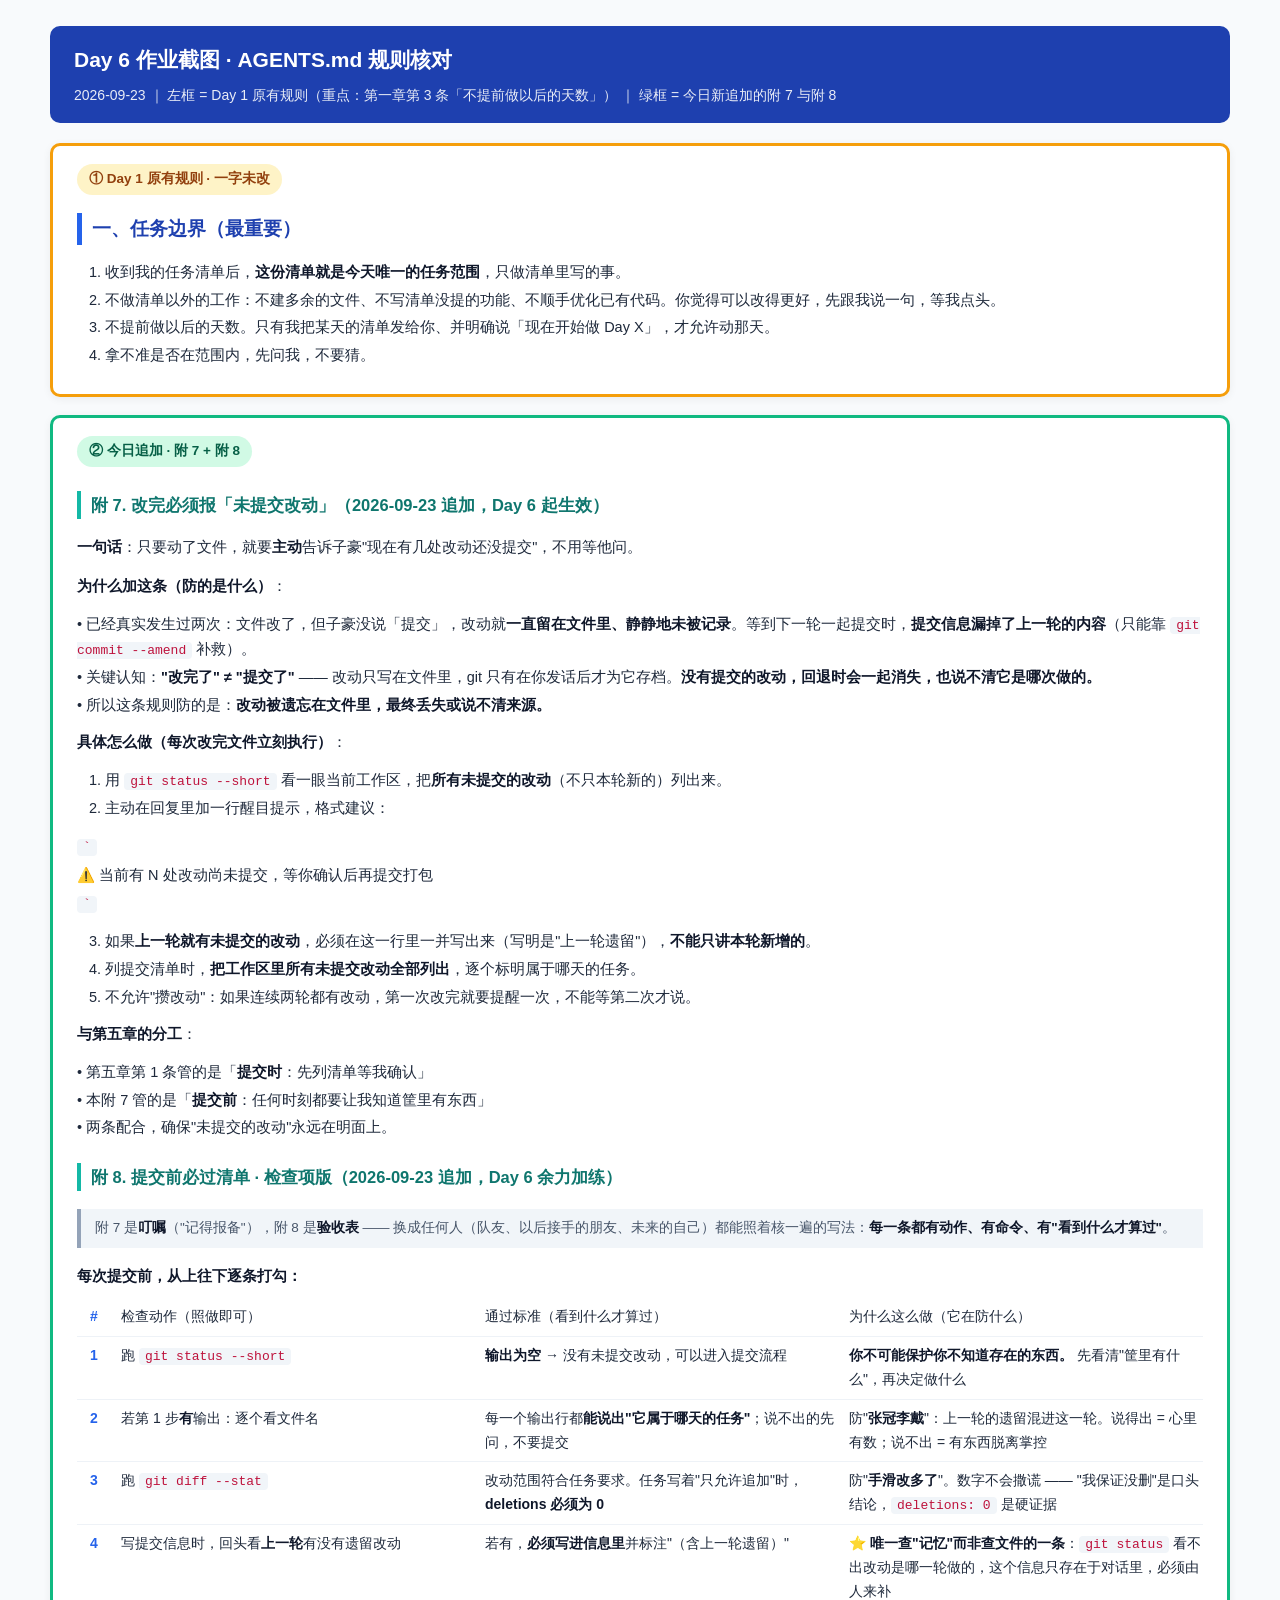
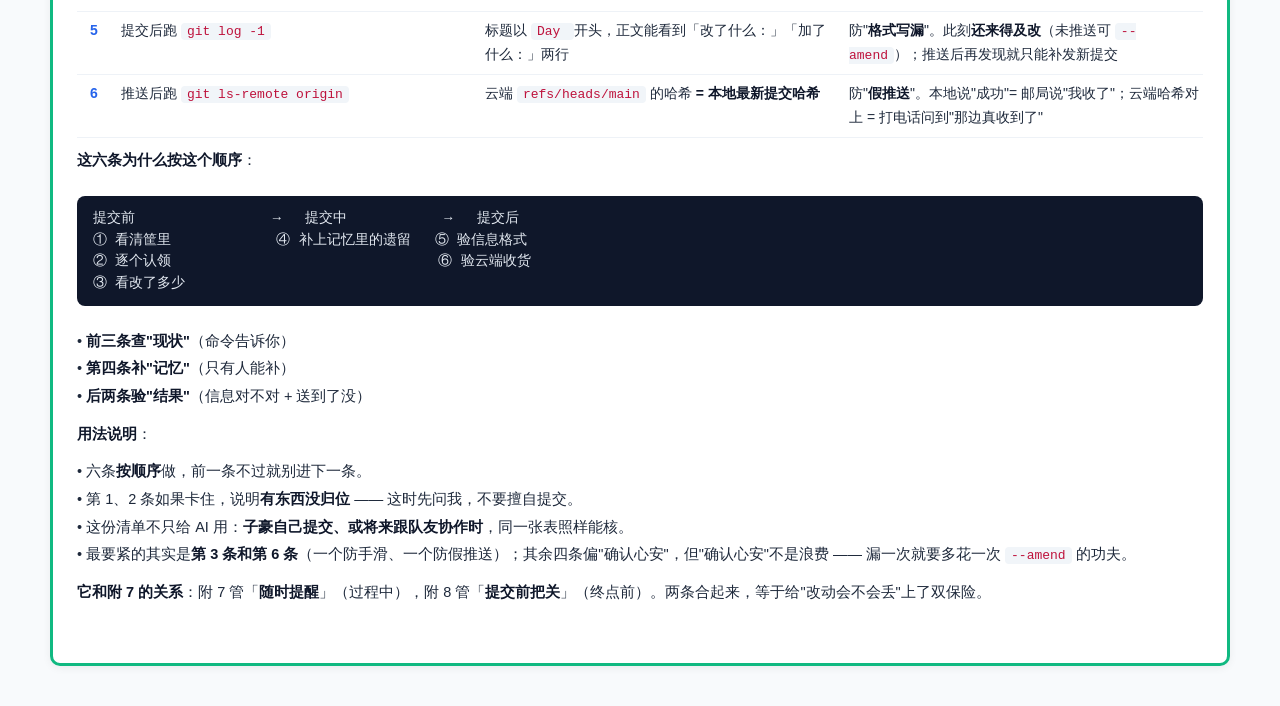
<file: Picture/2026-09-23 Vibe coding作业/Day6-截图专用-两条规则同框.html>
<!DOCTYPE html><html lang="zh-CN"><head><meta charset="utf-8"><title>Day6 截图专用 · 两条规则同框</title><style>
body{font-family:"Microsoft YaHei",sans-serif;background:#f8fafc;color:#1e293b;
     margin:0;padding:26px 30px;line-height:1.7;font-size:15px}
.wrap{max-width:1180px;margin:0 auto}
.top{background:#1e40af;color:#fff;border-radius:10px;padding:16px 24px;margin-bottom:20px}
.top h1{margin:0;font-size:21px}
.top p{margin:6px 0 0;font-size:14px;opacity:.9}
.box{background:#fff;border-radius:10px;padding:18px 24px;margin-bottom:18px;
     border:3px solid #f59e0b;box-shadow:0 2px 8px rgba(0,0,0,.06)}
.box.green{border-color:#10b981}
.tag{display:inline-block;background:#fef3c7;color:#92400e;font-weight:700;
     font-size:13.5px;padding:4px 12px;border-radius:20px;margin-bottom:10px}
.tag.g{background:#d1fae5;color:#065f46}
h2{font-size:18.5px;color:#1e40af;margin:8px 0 6px;border-left:5px solid #2563eb;padding-left:10px}
h3{font-size:16.5px;color:#0f766e;margin:14px 0 6px;border-left:4px solid #14b8a6;padding-left:10px}
blockquote{background:#f1f5f9;border-left:4px solid #94a3b8;margin:6px 0;padding:8px 14px;
           color:#475569;font-size:13.5px}
.code{background:#0f172a;color:#e2e8f0;padding:12px 16px;border-radius:8px;
      font-family:Consolas,monospace;font-size:13.5px;line-height:1.6;white-space:pre-wrap}
.li{margin:3px 0;font-size:14.5px}
.li.n{margin-left:12px}
.sp{height:6px}
p{margin:4px 0;font-size:14.5px}
hr{border:none;border-top:1px solid #e2e8f0;margin:16px 0}
.row{display:flex;gap:10px;padding:7px 0;border-bottom:1px solid #eef2f7}
.cell{flex:1;font-size:14px}
.cell:first-child{flex:0 0 34px;text-align:center;font-weight:700;color:#2563eb}
code{background:#f1f5f9;color:#be123c;padding:1px 6px;border-radius:4px;
     font-family:Consolas,monospace;font-size:13px}
b{color:#0f172a}
</style></head><body><div class="wrap"><div class="top"><h1>Day 6 作业截图 · AGENTS.md 规则核对</h1><p>2026-09-23 ｜ 左框 = Day 1 原有规则（重点：第一章第 3 条「不提前做以后的天数」） ｜ 绿框 = 今日新追加的附 7 与附 8</p></div><div class="box"><span class="tag">① Day 1 原有规则 · 一字未改</span><h2>一、任务边界（最重要）</h2>
<div class="sp"></div>
<div class="li n">1. 收到我的任务清单后，<b>这份清单就是今天唯一的任务范围</b>，只做清单里写的事。</div>
<div class="li n">2. 不做清单以外的工作：不建多余的文件、不写清单没提的功能、不顺手优化已有代码。你觉得可以改得更好，先跟我说一句，等我点头。</div>
<div class="li n">3. 不提前做以后的天数。只有我把某天的清单发给你、并明确说「现在开始做 Day X」，才允许动那天。</div>
<div class="li n">4. 拿不准是否在范围内，先问我，不要猜。</div>
<div class="sp"></div></div><div class="box green"><span class="tag g">② 今日追加 · 附 7 + 附 8</span><h3>附 7. 改完必须报「未提交改动」（2026-09-23 追加，Day 6 起生效）</h3>
<div class="sp"></div>
<p><b>一句话</b>：只要动了文件，就要<b>主动</b>告诉子豪&quot;现在有几处改动还没提交&quot;，不用等他问。</p>
<div class="sp"></div>
<p><b>为什么加这条（防的是什么）</b>：</p>
<div class="sp"></div>
<div class="li">• 已经真实发生过两次：文件改了，但子豪没说「提交」，改动就<b>一直留在文件里、静静地未被记录</b>。等到下一轮一起提交时，<b>提交信息漏掉了上一轮的内容</b>（只能靠 <code>git commit --amend</code> 补救）。</div>
<div class="li">• 关键认知：<b>&quot;改完了&quot; ≠ &quot;提交了&quot;</b> —— 改动只写在文件里，git 只有在你发话后才为它存档。<b>没有提交的改动，回退时会一起消失，也说不清它是哪次做的。</b></div>
<div class="li">• 所以这条规则防的是：<b>改动被遗忘在文件里，最终丢失或说不清来源。</b></div>
<div class="sp"></div>
<p><b>具体怎么做（每次改完文件立刻执行）</b>：</p>
<div class="sp"></div>
<div class="li n">1. 用 <code>git status --short</code> 看一眼当前工作区，把<b>所有未提交的改动</b>（不只本轮新的）列出来。</div>
<div class="li n">2. 主动在回复里加一行醒目提示，格式建议：</div>
<div class="sp"></div>
<p>   <code>`</code></p>
<p>   ⚠️ 当前有 N 处改动尚未提交，等你确认后再提交打包</p>
<p>   <code>`</code></p>
<div class="sp"></div>
<div class="li n">3. 如果<b>上一轮就有未提交的改动</b>，必须在这一行里一并写出来（写明是&quot;上一轮遗留&quot;），<b>不能只讲本轮新增的</b>。</div>
<div class="li n">4. 列提交清单时，<b>把工作区里所有未提交改动全部列出</b>，逐个标明属于哪天的任务。</div>
<div class="li n">5. 不允许&quot;攒改动&quot;：如果连续两轮都有改动，第一次改完就要提醒一次，不能等第二次才说。</div>
<div class="sp"></div>
<p><b>与第五章的分工</b>：</p>
<div class="sp"></div>
<div class="li">• 第五章第 1 条管的是「<b>提交时</b>：先列清单等我确认」</div>
<div class="li">• 本附 7 管的是「<b>提交前</b>：任何时刻都要让我知道筐里有东西」</div>
<div class="li">• 两条配合，确保&quot;未提交的改动&quot;永远在明面上。</div>
<div class="sp"></div>
<h3>附 8. 提交前必过清单 · 检查项版（2026-09-23 追加，Day 6 余力加练）</h3>
<div class="sp"></div>
<blockquote>附 7 是<b>叮嘱</b>（&quot;记得报备&quot;），附 8 是<b>验收表</b> —— 换成任何人（队友、以后接手的朋友、未来的自己）都能照着核一遍的写法：<b>每一条都有动作、有命令、有&quot;看到什么才算过&quot;</b>。</blockquote>
<div class="sp"></div>
<p><b>每次提交前，从上往下逐条打勾：</b></p>
<div class="sp"></div>
<div class="row"><div class="cell">#</div><div class="cell">检查动作（照做即可）</div><div class="cell">通过标准（看到什么才算过）</div><div class="cell">为什么这么做（它在防什么）</div></div>
<div class="row"><div class="cell">1</div><div class="cell">跑 <code>git status --short</code></div><div class="cell"><b>输出为空</b> → 没有未提交改动，可以进入提交流程</div><div class="cell"><b>你不可能保护你不知道存在的东西。</b> 先看清&quot;筐里有什么&quot;，再决定做什么</div></div>
<div class="row"><div class="cell">2</div><div class="cell">若第 1 步<b>有</b>输出：逐个看文件名</div><div class="cell">每一个输出行都<b>能说出&quot;它属于哪天的任务&quot;</b>；说不出的先问，不要提交</div><div class="cell">防&quot;<b>张冠李戴</b>&quot;：上一轮的遗留混进这一轮。说得出 = 心里有数；说不出 = 有东西脱离掌控</div></div>
<div class="row"><div class="cell">3</div><div class="cell">跑 <code>git diff --stat</code></div><div class="cell">改动范围符合任务要求。任务写着&quot;只允许追加&quot;时，<b>deletions 必须为 0</b></div><div class="cell">防&quot;<b>手滑改多了</b>&quot;。数字不会撒谎 —— &quot;我保证没删&quot;是口头结论，<code>deletions: 0</code> 是硬证据</div></div>
<div class="row"><div class="cell">4</div><div class="cell">写提交信息时，回头看<b>上一轮</b>有没有遗留改动</div><div class="cell">若有，<b>必须写进信息里</b>并标注&quot;（含上一轮遗留）&quot;</div><div class="cell">⭐ <b>唯一查&quot;记忆&quot;而非查文件的一条</b>：<code>git status</code> 看不出改动是哪一轮做的，这个信息只存在于对话里，必须由人来补</div></div>
<div class="row"><div class="cell">5</div><div class="cell">提交后跑 <code>git log -1</code></div><div class="cell">标题以 <code>Day </code> 开头，正文能看到「改了什么：」「加了什么：」两行</div><div class="cell">防&quot;<b>格式写漏</b>&quot;。此刻<b>还来得及改</b>（未推送可 <code>--amend</code>）；推送后再发现就只能补发新提交</div></div>
<div class="row"><div class="cell">6</div><div class="cell">推送后跑 <code>git ls-remote origin</code></div><div class="cell">云端 <code>refs/heads/main</code> 的哈希 <b>= 本地最新提交哈希</b></div><div class="cell">防&quot;<b>假推送</b>&quot;。本地说&quot;成功&quot;= 邮局说&quot;我收了&quot;；云端哈希对上 = 打电话问到&quot;那边真收到了&quot;</div></div>
<div class="sp"></div>
<p><b>这六条为什么按这个顺序</b>：</p>
<div class="sp"></div>
<pre class="code">
提交前                 →   提交中            →   提交后
① 看清筐里             ④ 补上记忆里的遗留   ⑤ 验信息格式
② 逐个认领                                 ⑥ 验云端收货
③ 看改了多少
</pre>
<div class="sp"></div>
<div class="li">• <b>前三条查&quot;现状&quot;</b>（命令告诉你）</div>
<div class="li">• <b>第四条补&quot;记忆&quot;</b>（只有人能补）</div>
<div class="li">• <b>后两条验&quot;结果&quot;</b>（信息对不对 + 送到了没）</div>
<div class="sp"></div>
<p><b>用法说明</b>：</p>
<div class="sp"></div>
<div class="li">• 六条<b>按顺序</b>做，前一条不过就别进下一条。</div>
<div class="li">• 第 1、2 条如果卡住，说明<b>有东西没归位</b> —— 这时先问我，不要擅自提交。</div>
<div class="li">• 这份清单不只给 AI 用：<b>子豪自己提交、或将来跟队友协作时</b>，同一张表照样能核。</div>
<div class="li">• 最要紧的其实是<b>第 3 条和第 6 条</b>（一个防手滑、一个防假推送）；其余四条偏&quot;确认心安&quot;，但&quot;确认心安&quot;不是浪费 —— 漏一次就要多花一次 <code>--amend</code> 的功夫。</div>
<div class="sp"></div>
<p><b>它和附 7 的关系</b>：附 7 管「<b>随时提醒</b>」（过程中），附 8 管「<b>提交前把关</b>」（终点前）。两条合起来，等于给&quot;改动会不会丢&quot;上了双保险。</p>
<div class="sp"></div>
<div class="sp"></div>
<div class="sp"></div>
<div class="sp"></div>
<div class="sp"></div>
<div class="sp"></div></div></div></body></html>
</file>
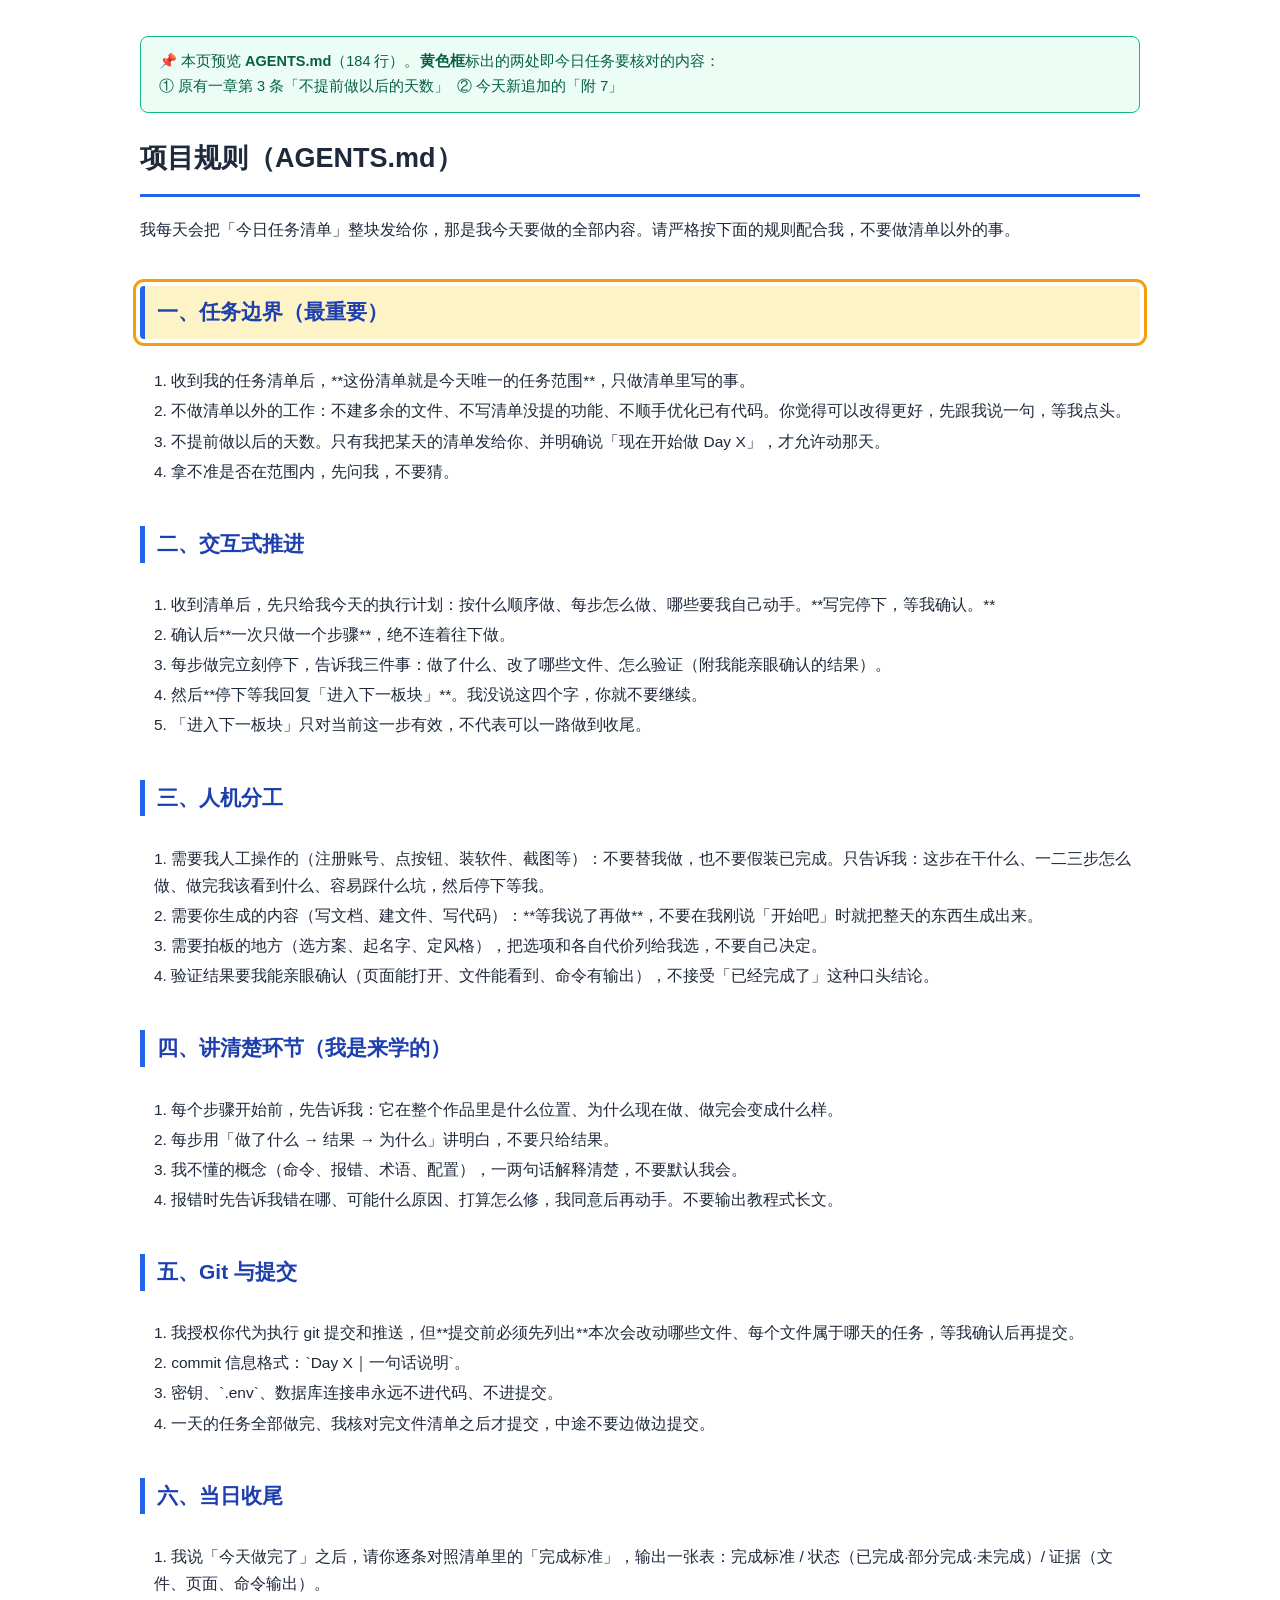
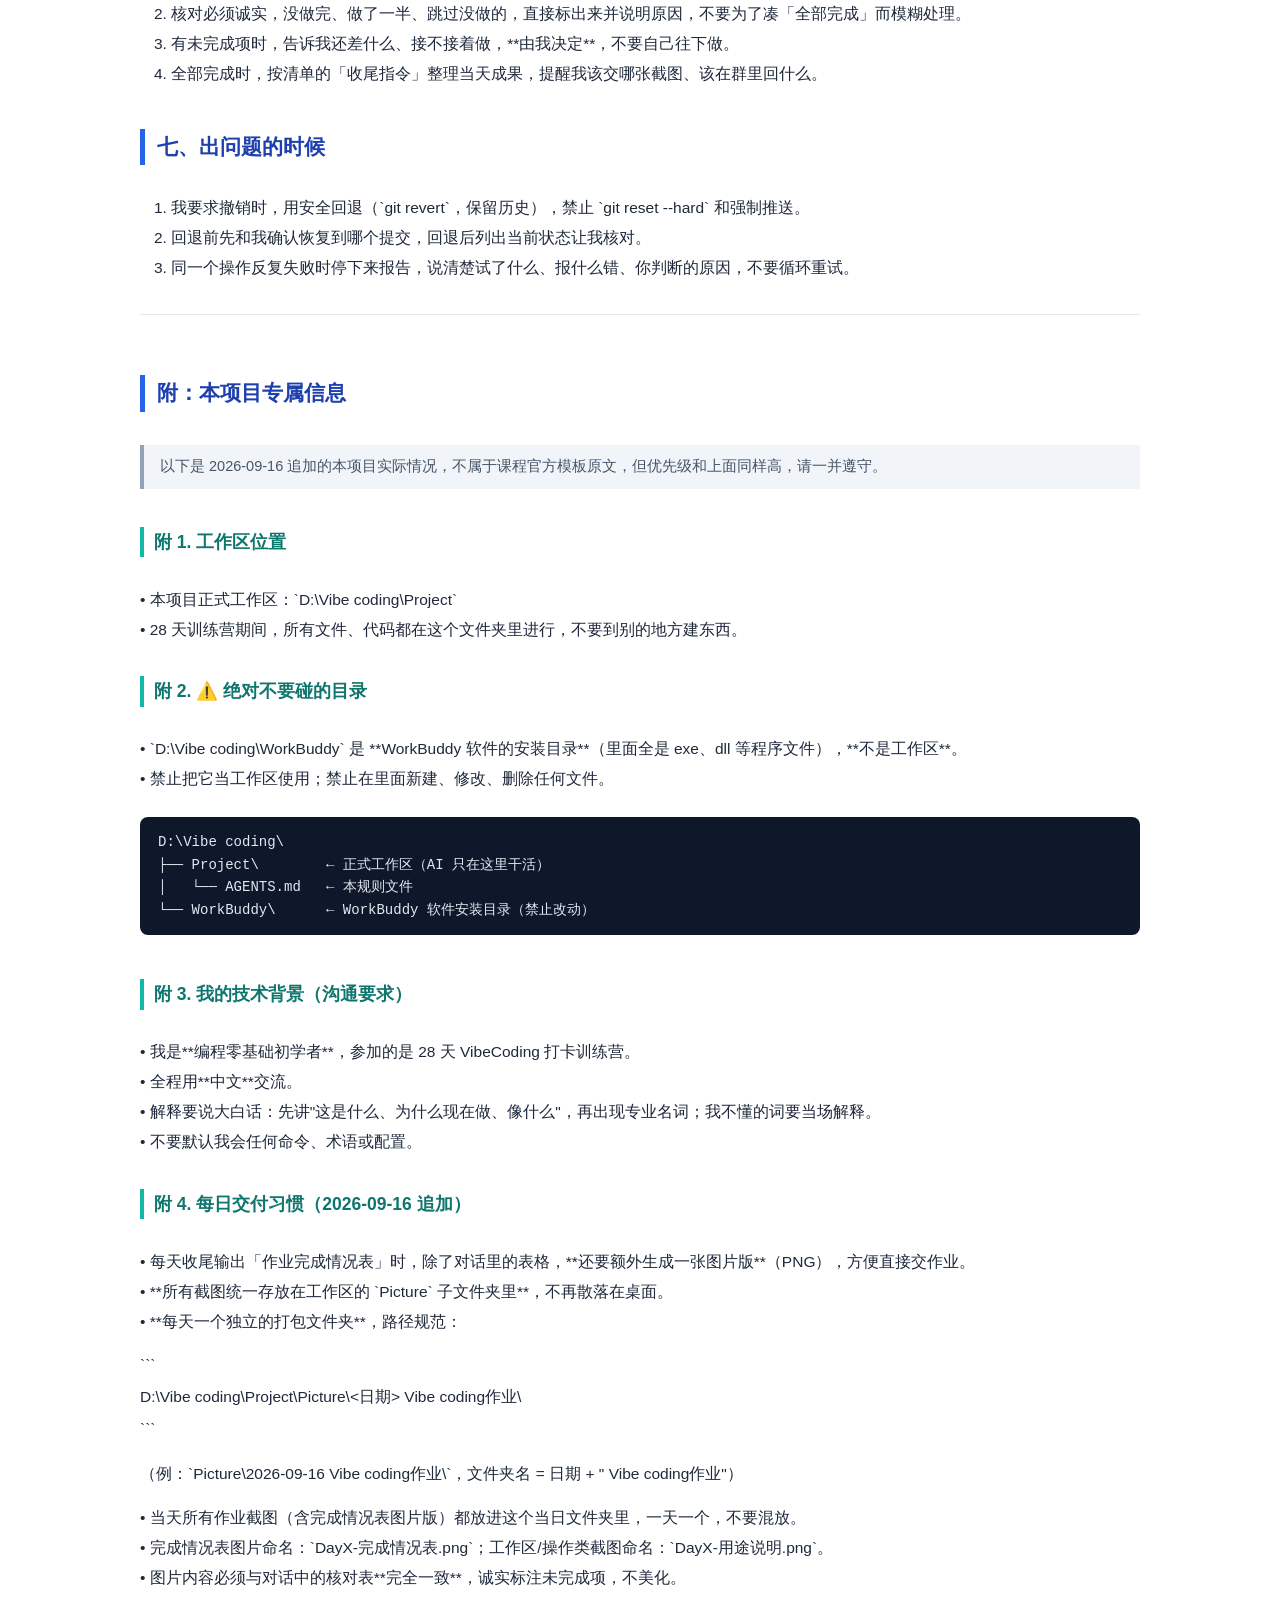
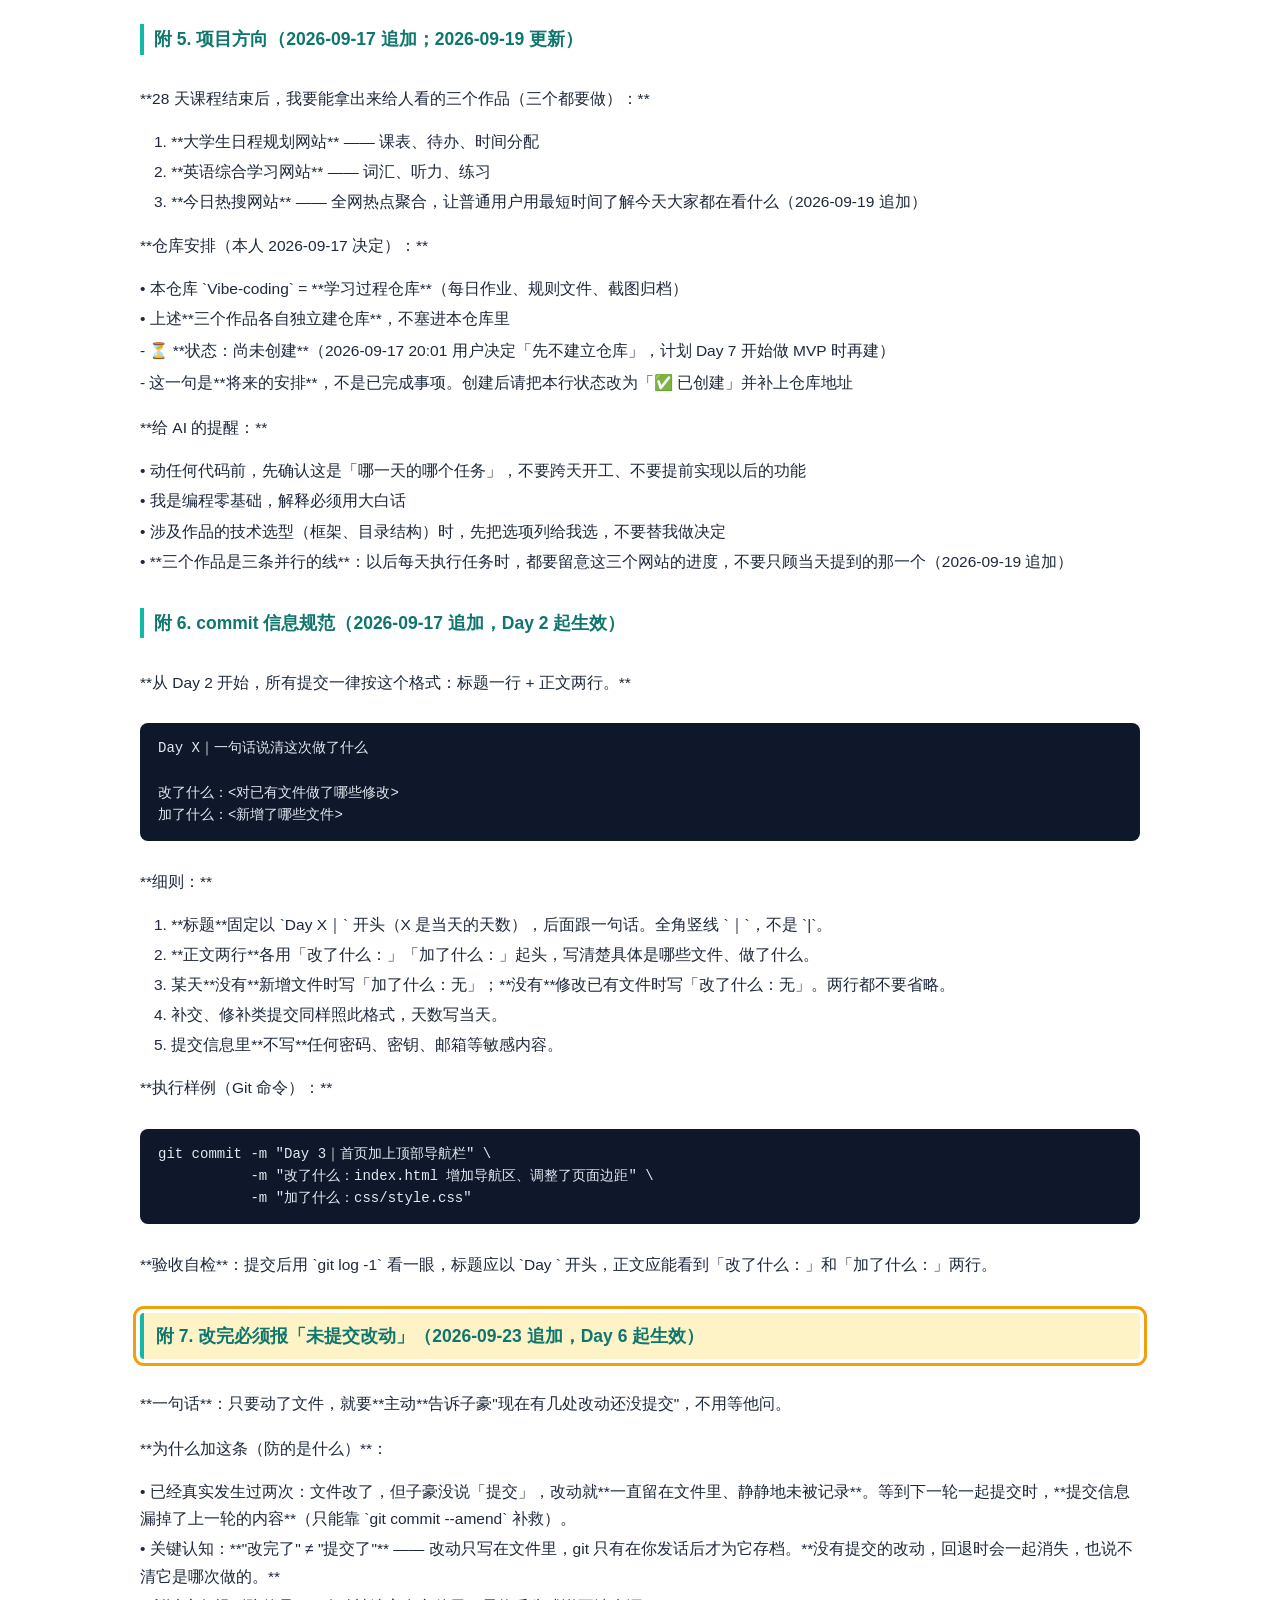
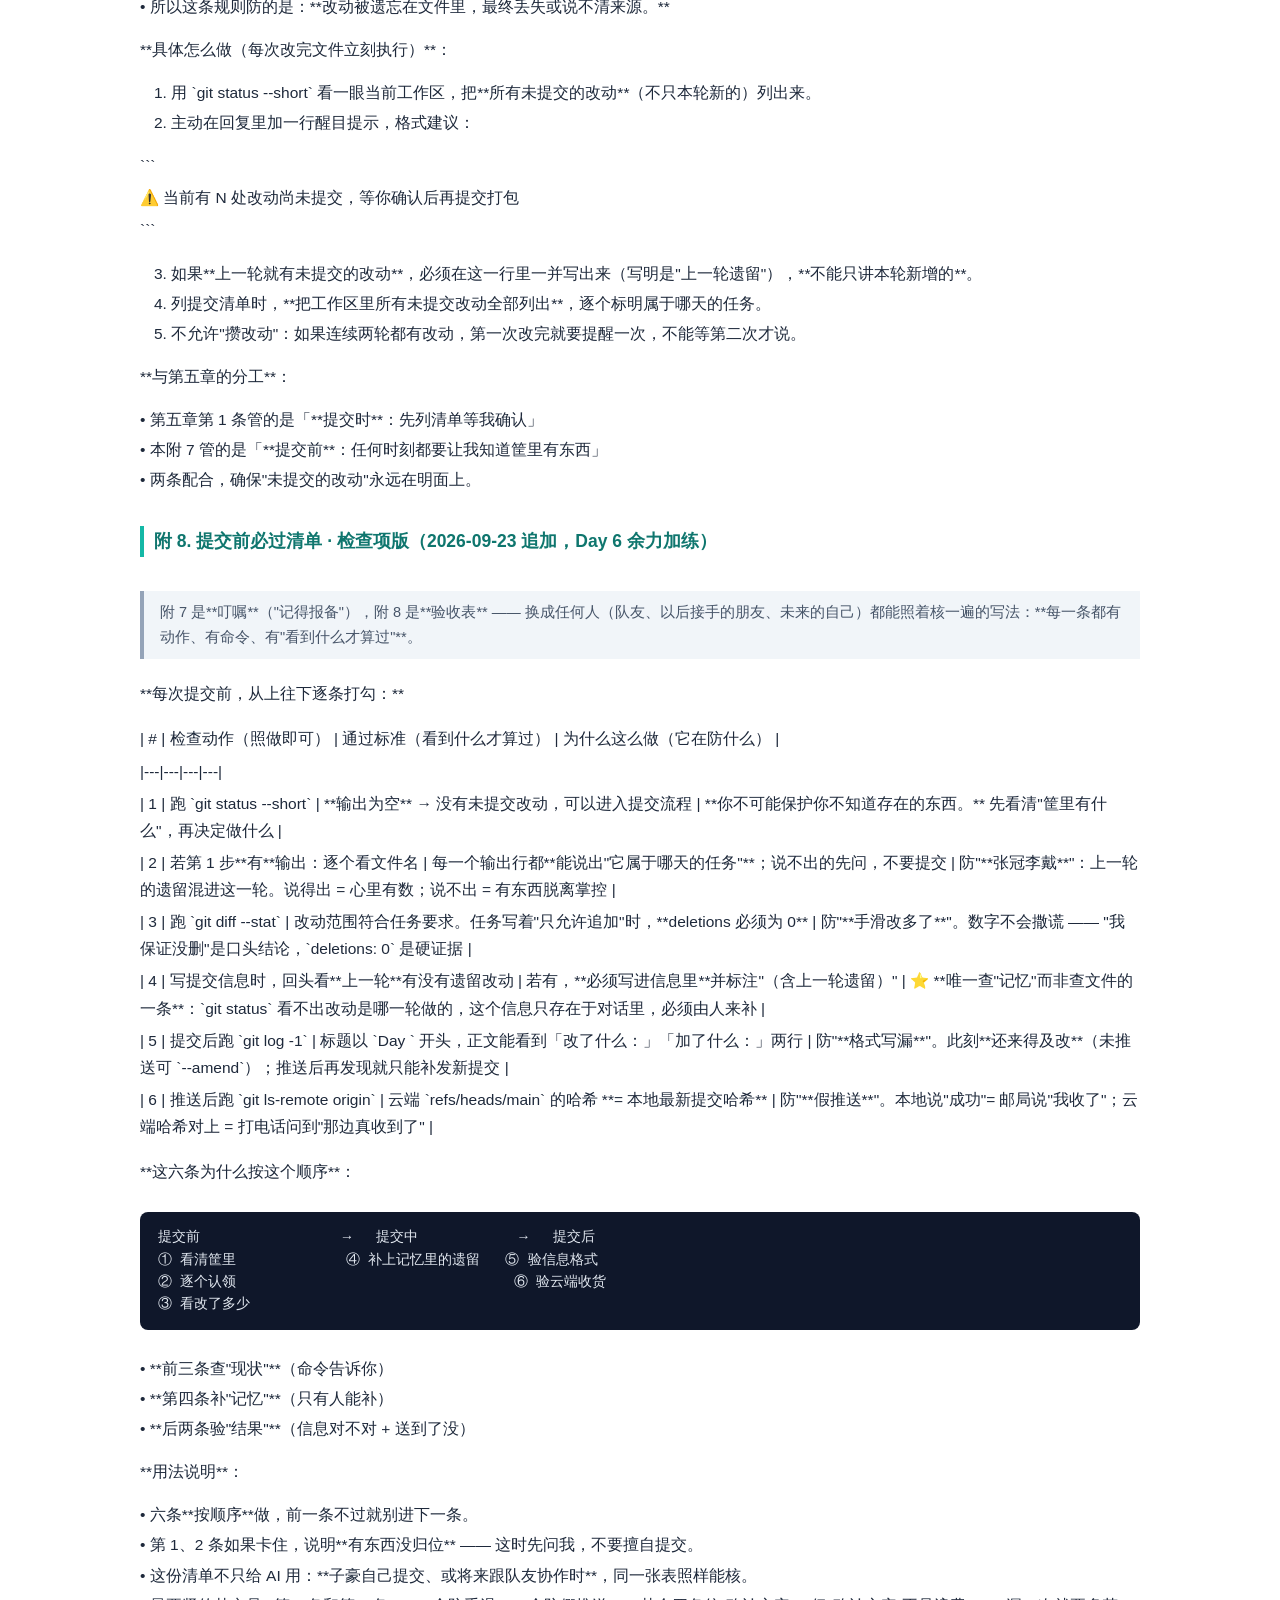
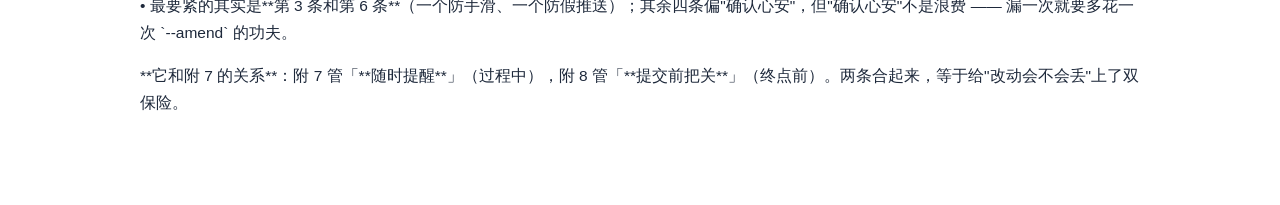
<file: Picture/2026-09-23 Vibe coding作业/Day6-规则文件预览.html>
<!DOCTYPE html><html lang="zh-CN"><head><meta charset="utf-8"><title>AGENTS.md 预览 - Day 6</title><style>
body{font-family:"Microsoft YaHei",sans-serif;background:#fff;color:#1e293b;
     max-width:1000px;margin:0 auto;padding:36px 44px;line-height:1.75;font-size:15.5px}
h1{font-size:27px;border-bottom:3px solid #2563eb;padding-bottom:12px;margin-bottom:6px}
h2{font-size:21px;color:#1e40af;margin-top:30px;border-left:5px solid #2563eb;padding-left:12px}
h3{font-size:17.5px;color:#0f766e;margin-top:22px;border-left:4px solid #14b8a6;padding-left:10px}
h2.hl,h3.hl{background:#fef3c7;outline:3px solid #f59e0b;outline-offset:4px;border-radius:4px;padding:8px 12px}
blockquote{background:#f1f5f9;border-left:4px solid #94a3b8;margin:8px 0;padding:9px 16px;color:#475569;font-size:14.5px}
.code{background:#0f172a;color:#e2e8f0;padding:14px 18px;border-radius:8px;
      font-family:Consolas,monospace;font-size:14px;line-height:1.6;white-space:pre-wrap}
.li{margin:3px 0}
.li.n{margin-left:14px}
.sp{height:8px}
p{margin:5px 0}
hr{border:none;border-top:1px solid #e2e8f0;margin:22px 0}
.legend{background:#ecfdf5;border:1px solid #10b981;border-radius:8px;
        padding:12px 18px;margin-bottom:22px;font-size:14.5px;color:#065f46}
</style></head><body><div class="legend">📌 本页预览 <b>AGENTS.md</b>（184 行）。<b>黄色框</b>标出的两处即今日任务要核对的内容：<br>① 原有一章第 3 条「不提前做以后的天数」&nbsp;&nbsp;② 今天新追加的「附 7」</div><h1>项目规则（AGENTS.md）</h1>
<div class="sp"></div>
<p>我每天会把「今日任务清单」整块发给你，那是我今天要做的全部内容。请严格按下面的规则配合我，不要做清单以外的事。</p>
<div class="sp"></div>
<h2 class="hl">一、任务边界（最重要）</h2>
<div class="sp"></div>
<div class="li n">1. 收到我的任务清单后，**这份清单就是今天唯一的任务范围**，只做清单里写的事。</div>
<div class="li n">2. 不做清单以外的工作：不建多余的文件、不写清单没提的功能、不顺手优化已有代码。你觉得可以改得更好，先跟我说一句，等我点头。</div>
<div class="li n">3. 不提前做以后的天数。只有我把某天的清单发给你、并明确说「现在开始做 Day X」，才允许动那天。</div>
<div class="li n">4. 拿不准是否在范围内，先问我，不要猜。</div>
<div class="sp"></div>
<h2>二、交互式推进</h2>
<div class="sp"></div>
<div class="li n">1. 收到清单后，先只给我今天的执行计划：按什么顺序做、每步怎么做、哪些要我自己动手。**写完停下，等我确认。**</div>
<div class="li n">2. 确认后**一次只做一个步骤**，绝不连着往下做。</div>
<div class="li n">3. 每步做完立刻停下，告诉我三件事：做了什么、改了哪些文件、怎么验证（附我能亲眼确认的结果）。</div>
<div class="li n">4. 然后**停下等我回复「进入下一板块」**。我没说这四个字，你就不要继续。</div>
<div class="li n">5. 「进入下一板块」只对当前这一步有效，不代表可以一路做到收尾。</div>
<div class="sp"></div>
<h2>三、人机分工</h2>
<div class="sp"></div>
<div class="li n">1. 需要我人工操作的（注册账号、点按钮、装软件、截图等）：不要替我做，也不要假装已完成。只告诉我：这步在干什么、一二三步怎么做、做完我该看到什么、容易踩什么坑，然后停下等我。</div>
<div class="li n">2. 需要你生成的内容（写文档、建文件、写代码）：**等我说了再做**，不要在我刚说「开始吧」时就把整天的东西生成出来。</div>
<div class="li n">3. 需要拍板的地方（选方案、起名字、定风格），把选项和各自代价列给我选，不要自己决定。</div>
<div class="li n">4. 验证结果要我能亲眼确认（页面能打开、文件能看到、命令有输出），不接受「已经完成了」这种口头结论。</div>
<div class="sp"></div>
<h2>四、讲清楚环节（我是来学的）</h2>
<div class="sp"></div>
<div class="li n">1. 每个步骤开始前，先告诉我：它在整个作品里是什么位置、为什么现在做、做完会变成什么样。</div>
<div class="li n">2. 每步用「做了什么 → 结果 → 为什么」讲明白，不要只给结果。</div>
<div class="li n">3. 我不懂的概念（命令、报错、术语、配置），一两句话解释清楚，不要默认我会。</div>
<div class="li n">4. 报错时先告诉我错在哪、可能什么原因、打算怎么修，我同意后再动手。不要输出教程式长文。</div>
<div class="sp"></div>
<h2>五、Git 与提交</h2>
<div class="sp"></div>
<div class="li n">1. 我授权你代为执行 git 提交和推送，但**提交前必须先列出**本次会改动哪些文件、每个文件属于哪天的任务，等我确认后再提交。</div>
<div class="li n">2. commit 信息格式：`Day X｜一句话说明`。</div>
<div class="li n">3. 密钥、`.env`、数据库连接串永远不进代码、不进提交。</div>
<div class="li n">4. 一天的任务全部做完、我核对完文件清单之后才提交，中途不要边做边提交。</div>
<div class="sp"></div>
<h2>六、当日收尾</h2>
<div class="sp"></div>
<div class="li n">1. 我说「今天做完了」之后，请你逐条对照清单里的「完成标准」，输出一张表：完成标准 / 状态（已完成·部分完成·未完成）/ 证据（文件、页面、命令输出）。</div>
<div class="li n">2. 核对必须诚实，没做完、做了一半、跳过没做的，直接标出来并说明原因，不要为了凑「全部完成」而模糊处理。</div>
<div class="li n">3. 有未完成项时，告诉我还差什么、接不接着做，**由我决定**，不要自己往下做。</div>
<div class="li n">4. 全部完成时，按清单的「收尾指令」整理当天成果，提醒我该交哪张截图、该在群里回什么。</div>
<div class="sp"></div>
<h2>七、出问题的时候</h2>
<div class="sp"></div>
<div class="li n">1. 我要求撤销时，用安全回退（`git revert`，保留历史），禁止 `git reset --hard` 和强制推送。</div>
<div class="li n">2. 回退前先和我确认恢复到哪个提交，回退后列出当前状态让我核对。</div>
<div class="li n">3. 同一个操作反复失败时停下来报告，说清楚试了什么、报什么错、你判断的原因，不要循环重试。</div>
<div class="sp"></div>
<hr>
<div class="sp"></div>
<h2>附：本项目专属信息</h2>
<div class="sp"></div>
<blockquote>以下是 2026-09-16 追加的本项目实际情况，不属于课程官方模板原文，但优先级和上面同样高，请一并遵守。</blockquote>
<div class="sp"></div>
<h3>附 1. 工作区位置</h3>
<div class="sp"></div>
<div class="li">• 本项目正式工作区：`D:\Vibe coding\Project`</div>
<div class="li">• 28 天训练营期间，所有文件、代码都在这个文件夹里进行，不要到别的地方建东西。</div>
<div class="sp"></div>
<h3>附 2. ⚠️ 绝对不要碰的目录</h3>
<div class="sp"></div>
<div class="li">• `D:\Vibe coding\WorkBuddy` 是 **WorkBuddy 软件的安装目录**（里面全是 exe、dll 等程序文件），**不是工作区**。</div>
<div class="li">• 禁止把它当工作区使用；禁止在里面新建、修改、删除任何文件。</div>
<div class="sp"></div>
<pre class="code">
D:\Vibe coding\
├── Project\        ← 正式工作区（AI 只在这里干活）
│   └── AGENTS.md   ← 本规则文件
└── WorkBuddy\      ← WorkBuddy 软件安装目录（禁止改动）
</pre>
<div class="sp"></div>
<h3>附 3. 我的技术背景（沟通要求）</h3>
<div class="sp"></div>
<div class="li">• 我是**编程零基础初学者**，参加的是 28 天 VibeCoding 打卡训练营。</div>
<div class="li">• 全程用**中文**交流。</div>
<div class="li">• 解释要说大白话：先讲&quot;这是什么、为什么现在做、像什么&quot;，再出现专业名词；我不懂的词要当场解释。</div>
<div class="li">• 不要默认我会任何命令、术语或配置。</div>
<div class="sp"></div>
<h3>附 4. 每日交付习惯（2026-09-16 追加）</h3>
<div class="sp"></div>
<div class="li">• 每天收尾输出「作业完成情况表」时，除了对话里的表格，**还要额外生成一张图片版**（PNG），方便直接交作业。</div>
<div class="li">• **所有截图统一存放在工作区的 `Picture` 子文件夹里**，不再散落在桌面。</div>
<div class="li">• **每天一个独立的打包文件夹**，路径规范：</div>
<div class="sp"></div>
<p>  ```</p>
<p>  D:\Vibe coding\Project\Picture\&lt;日期&gt; Vibe coding作业\</p>
<p>  ```</p>
<div class="sp"></div>
<p>  （例：`Picture\2026-09-16 Vibe coding作业\`，文件夹名 = 日期 + &quot; Vibe coding作业&quot;）</p>
<div class="sp"></div>
<div class="li">• 当天所有作业截图（含完成情况表图片版）都放进这个当日文件夹里，一天一个，不要混放。</div>
<div class="li">• 完成情况表图片命名：`DayX-完成情况表.png`；工作区/操作类截图命名：`DayX-用途说明.png`。</div>
<div class="li">• 图片内容必须与对话中的核对表**完全一致**，诚实标注未完成项，不美化。</div>
<div class="sp"></div>
<h3>附 5. 项目方向（2026-09-17 追加；2026-09-19 更新）</h3>
<div class="sp"></div>
<p>**28 天课程结束后，我要能拿出来给人看的三个作品（三个都要做）：**</p>
<div class="sp"></div>
<div class="li n">1. **大学生日程规划网站** —— 课表、待办、时间分配</div>
<div class="li n">2. **英语综合学习网站** —— 词汇、听力、练习</div>
<div class="li n">3. **今日热搜网站** —— 全网热点聚合，让普通用户用最短时间了解今天大家都在看什么（2026-09-19 追加）</div>
<div class="sp"></div>
<p>**仓库安排（本人 2026-09-17 决定）：**</p>
<div class="sp"></div>
<div class="li">• 本仓库 `Vibe-coding` = **学习过程仓库**（每日作业、规则文件、截图归档）</div>
<div class="li">• 上述**三个作品各自独立建仓库**，不塞进本仓库里</div>
<p>  - ⏳ **状态：尚未创建**（2026-09-17 20:01 用户决定「先不建立仓库」，计划 Day 7 开始做 MVP 时再建）</p>
<p>  - 这一句是**将来的安排**，不是已完成事项。创建后请把本行状态改为「✅ 已创建」并补上仓库地址</p>
<div class="sp"></div>
<p>**给 AI 的提醒：**</p>
<div class="sp"></div>
<div class="li">• 动任何代码前，先确认这是「哪一天的哪个任务」，不要跨天开工、不要提前实现以后的功能</div>
<div class="li">• 我是编程零基础，解释必须用大白话</div>
<div class="li">• 涉及作品的技术选型（框架、目录结构）时，先把选项列给我选，不要替我做决定</div>
<div class="li">• **三个作品是三条并行的线**：以后每天执行任务时，都要留意这三个网站的进度，不要只顾当天提到的那一个（2026-09-19 追加）</div>
<div class="sp"></div>
<h3>附 6. commit 信息规范（2026-09-17 追加，Day 2 起生效）</h3>
<div class="sp"></div>
<p>**从 Day 2 开始，所有提交一律按这个格式：标题一行 + 正文两行。**</p>
<div class="sp"></div>
<pre class="code">
Day X｜一句话说清这次做了什么

改了什么：&lt;对已有文件做了哪些修改&gt;
加了什么：&lt;新增了哪些文件&gt;
</pre>
<div class="sp"></div>
<p>**细则：**</p>
<div class="sp"></div>
<div class="li n">1. **标题**固定以 `Day X｜` 开头（X 是当天的天数），后面跟一句话。全角竖线 `｜`，不是 `|`。</div>
<div class="li n">2. **正文两行**各用「改了什么：」「加了什么：」起头，写清楚具体是哪些文件、做了什么。</div>
<div class="li n">3. 某天**没有**新增文件时写「加了什么：无」；**没有**修改已有文件时写「改了什么：无」。两行都不要省略。</div>
<div class="li n">4. 补交、修补类提交同样照此格式，天数写当天。</div>
<div class="li n">5. 提交信息里**不写**任何密码、密钥、邮箱等敏感内容。</div>
<div class="sp"></div>
<p>**执行样例（Git 命令）：**</p>
<div class="sp"></div>
<pre class="code">
git commit -m &quot;Day 3｜首页加上顶部导航栏&quot; \
           -m &quot;改了什么：index.html 增加导航区、调整了页面边距&quot; \
           -m &quot;加了什么：css/style.css&quot;
</pre>
<div class="sp"></div>
<p>**验收自检**：提交后用 `git log -1` 看一眼，标题应以 `Day ` 开头，正文应能看到「改了什么：」和「加了什么：」两行。</p>
<div class="sp"></div>
<h3 class="hl">附 7. 改完必须报「未提交改动」（2026-09-23 追加，Day 6 起生效）</h3>
<div class="sp"></div>
<p>**一句话**：只要动了文件，就要**主动**告诉子豪&quot;现在有几处改动还没提交&quot;，不用等他问。</p>
<div class="sp"></div>
<p>**为什么加这条（防的是什么）**：</p>
<div class="sp"></div>
<div class="li">• 已经真实发生过两次：文件改了，但子豪没说「提交」，改动就**一直留在文件里、静静地未被记录**。等到下一轮一起提交时，**提交信息漏掉了上一轮的内容**（只能靠 `git commit --amend` 补救）。</div>
<div class="li">• 关键认知：**&quot;改完了&quot; ≠ &quot;提交了&quot;** —— 改动只写在文件里，git 只有在你发话后才为它存档。**没有提交的改动，回退时会一起消失，也说不清它是哪次做的。**</div>
<div class="li">• 所以这条规则防的是：**改动被遗忘在文件里，最终丢失或说不清来源。**</div>
<div class="sp"></div>
<p>**具体怎么做（每次改完文件立刻执行）**：</p>
<div class="sp"></div>
<div class="li n">1. 用 `git status --short` 看一眼当前工作区，把**所有未提交的改动**（不只本轮新的）列出来。</div>
<div class="li n">2. 主动在回复里加一行醒目提示，格式建议：</div>
<div class="sp"></div>
<p>   ```</p>
<p>   ⚠️ 当前有 N 处改动尚未提交，等你确认后再提交打包</p>
<p>   ```</p>
<div class="sp"></div>
<div class="li n">3. 如果**上一轮就有未提交的改动**，必须在这一行里一并写出来（写明是&quot;上一轮遗留&quot;），**不能只讲本轮新增的**。</div>
<div class="li n">4. 列提交清单时，**把工作区里所有未提交改动全部列出**，逐个标明属于哪天的任务。</div>
<div class="li n">5. 不允许&quot;攒改动&quot;：如果连续两轮都有改动，第一次改完就要提醒一次，不能等第二次才说。</div>
<div class="sp"></div>
<p>**与第五章的分工**：</p>
<div class="sp"></div>
<div class="li">• 第五章第 1 条管的是「**提交时**：先列清单等我确认」</div>
<div class="li">• 本附 7 管的是「**提交前**：任何时刻都要让我知道筐里有东西」</div>
<div class="li">• 两条配合，确保&quot;未提交的改动&quot;永远在明面上。</div>
<div class="sp"></div>
<h3>附 8. 提交前必过清单 · 检查项版（2026-09-23 追加，Day 6 余力加练）</h3>
<div class="sp"></div>
<blockquote>附 7 是**叮嘱**（&quot;记得报备&quot;），附 8 是**验收表** —— 换成任何人（队友、以后接手的朋友、未来的自己）都能照着核一遍的写法：**每一条都有动作、有命令、有&quot;看到什么才算过&quot;**。</blockquote>
<div class="sp"></div>
<p>**每次提交前，从上往下逐条打勾：**</p>
<div class="sp"></div>
<p>| # | 检查动作（照做即可） | 通过标准（看到什么才算过） | 为什么这么做（它在防什么） |</p>
<p>|---|---|---|---|</p>
<p>| 1 | 跑 `git status --short` | **输出为空** → 没有未提交改动，可以进入提交流程 | **你不可能保护你不知道存在的东西。** 先看清&quot;筐里有什么&quot;，再决定做什么 |</p>
<p>| 2 | 若第 1 步**有**输出：逐个看文件名 | 每一个输出行都**能说出&quot;它属于哪天的任务&quot;**；说不出的先问，不要提交 | 防&quot;**张冠李戴**&quot;：上一轮的遗留混进这一轮。说得出 = 心里有数；说不出 = 有东西脱离掌控 |</p>
<p>| 3 | 跑 `git diff --stat` | 改动范围符合任务要求。任务写着&quot;只允许追加&quot;时，**deletions 必须为 0** | 防&quot;**手滑改多了**&quot;。数字不会撒谎 —— &quot;我保证没删&quot;是口头结论，`deletions: 0` 是硬证据 |</p>
<p>| 4 | 写提交信息时，回头看**上一轮**有没有遗留改动 | 若有，**必须写进信息里**并标注&quot;（含上一轮遗留）&quot; | ⭐ **唯一查&quot;记忆&quot;而非查文件的一条**：`git status` 看不出改动是哪一轮做的，这个信息只存在于对话里，必须由人来补 |</p>
<p>| 5 | 提交后跑 `git log -1` | 标题以 `Day ` 开头，正文能看到「改了什么：」「加了什么：」两行 | 防&quot;**格式写漏**&quot;。此刻**还来得及改**（未推送可 `--amend`）；推送后再发现就只能补发新提交 |</p>
<p>| 6 | 推送后跑 `git ls-remote origin` | 云端 `refs/heads/main` 的哈希 **= 本地最新提交哈希** | 防&quot;**假推送**&quot;。本地说&quot;成功&quot;= 邮局说&quot;我收了&quot;；云端哈希对上 = 打电话问到&quot;那边真收到了&quot; |</p>
<div class="sp"></div>
<p>**这六条为什么按这个顺序**：</p>
<div class="sp"></div>
<pre class="code">
提交前                 →   提交中            →   提交后
① 看清筐里             ④ 补上记忆里的遗留   ⑤ 验信息格式
② 逐个认领                                 ⑥ 验云端收货
③ 看改了多少
</pre>
<div class="sp"></div>
<div class="li">• **前三条查&quot;现状&quot;**（命令告诉你）</div>
<div class="li">• **第四条补&quot;记忆&quot;**（只有人能补）</div>
<div class="li">• **后两条验&quot;结果&quot;**（信息对不对 + 送到了没）</div>
<div class="sp"></div>
<p>**用法说明**：</p>
<div class="sp"></div>
<div class="li">• 六条**按顺序**做，前一条不过就别进下一条。</div>
<div class="li">• 第 1、2 条如果卡住，说明**有东西没归位** —— 这时先问我，不要擅自提交。</div>
<div class="li">• 这份清单不只给 AI 用：**子豪自己提交、或将来跟队友协作时**，同一张表照样能核。</div>
<div class="li">• 最要紧的其实是**第 3 条和第 6 条**（一个防手滑、一个防假推送）；其余四条偏&quot;确认心安&quot;，但&quot;确认心安&quot;不是浪费 —— 漏一次就要多花一次 `--amend` 的功夫。</div>
<div class="sp"></div>
<p>**它和附 7 的关系**：附 7 管「**随时提醒**」（过程中），附 8 管「**提交前把关**」（终点前）。两条合起来，等于给&quot;改动会不会丢&quot;上了双保险。</p>
<div class="sp"></div>
<div class="sp"></div>
<div class="sp"></div>
<div class="sp"></div>
<div class="sp"></div>
<div class="sp"></div></body></html>
</file>
<file: Hot-search/style.css>
/* ============================================================
   今日热搜网站 · 样式文件（style.css）
   ------------------------------------------------------------
   它只管一件事：东西长什么样。

   【Day 8 更新】列表改成独立卡片 + 补齐四种状态样式
   【Day 9 更新】整体改成【水墨国风】
     · 底色 = 宣纸的米白/浅灰（做旧纸纹）
     · 文字 = 墨色（不是纯黑，是带蓝灰的"松烟墨"）
     · 强调色 = 朱砂红（印章）+ 石青（点缀）
     · 字体 = 优先宋体/楷体，横细竖粗，有笔锋感
     · 装饰 = 顶部水墨晕染、卡片左侧毛笔竖条、印章式排名
   【Day 9 再改版】配色改为【正统水墨色】
     · 原来的纸偏黄（米黄），是"旧书页"的感觉
     · 现在改成【冷白生宣】：纸是素净的冷白，去掉黄气
     · 墨按"墨分五色"分层：焦墨 / 浓墨 / 重墨 / 淡墨 / 清墨
   【Day 9 三改版】色调改为【浓墨重彩】
     · 用户要求"更深更浓"
     · 思路不是简单调暗，而是【把反差拉开】：
         纸压成浅灰（不再是纯白）→ 墨才能"跳"出来
         墨全部加深，焦墨直接到近黑
         卡片反而更白（接近纯白）→ 与深灰底形成强对比
         墨晕和阴影加重 → 有"墨渗进纸里"的重量感
     · 朱砂也加深，跟浓墨咬得住
   【Day 9 四改版】加上【墨水在纸上晕染】的质感
     · 用户要求"要体现出墨水在纸上晕染的感觉"
     · 核心是模仿真墨扩散的三个特征，全部靠 CSS 伪造（零图片）：
         ① 浓度递减：中心实、越往外越稀（多层 radial-gradient）
         ② 边缘毛糙：多团墨错位叠加 + filter: blur() 把硬边揉毛
         ③ 墨渍积痕：墨停住的地方会凝出一条深色（题头底部那道）
     · 具体落到：题头（泼墨）、卡片（滴墨）、排名（墨点）、
        搜索框 / 状态框（墨线框）、页脚（一道手划的墨痕）
   ============================================================ */

/* ---------- 水墨配色（先定好，下面全部引用这几个变量） ----------
   好处：以后想微调色调，只改这里几行，整站跟着变。

   墨色分层的依据是国画的「墨分五色」：
     焦墨 → 最浓，用在标题        浓墨 → 正文
     重墨 → 次要文字             淡墨 → 提示文字
     清墨 → 边框、分隔线这种若有若无的东西 */
:root {
  /* —— 纸：三档深浅，造出层次 —— */
  --paper:        #d8dbdf;   /* 底纸：更深一档 → 卡片才能"浮"出来 */
  --paper-deep:   #c9cdd2;   /* 分区/题头：再深一档 */
  --paper-card:   #ffffff;   /* 卡片：纯白 → 与灰底形成最强对比 */

  /* —— 墨：五色拉开距离，每档都差得明显 —— */
  --ink:          #0a0d10;   /* 焦墨：最浓，标题用 */
  --ink-strong:   #000000;   /* 纯黑：极少数重点 */
  --ink-deep:     #1e2228;   /* 浓墨：正文 */
  --ink-mid:      #454b53;   /* 重墨：次要文字 */
  --ink-light:    #767d85;   /* 淡墨：提示文字 */
  --ink-faint:    #9ba2a9;   /* 清墨：极淡的装饰线 */
  --ink-wash:     rgba(10, 13, 17, .16);  /* 墨晕：阴影 */

  /* —— 两点彩色 —— */
  --cinnabar:     #8e1f1a;   /* 朱砂：印章红 */
  --cinnabar-lt:  #a82c26;   /* 浅朱砂 */
  --azurite:      #27435c;   /* 石青 */

  /* —— 线条：卡片边框要淡（清墨），分隔线要重 —— */
  --border-ink:   rgba(10, 13, 17, .13);
  --border-card:  rgba(10, 13, 17, .07);
}

/* ---------- 全局 ---------- */
* { box-sizing: border-box; }

body {
  margin: 0;
  padding: 0 0 48px;
  /* 宋体系列在前、楷体兜底 → 有书法味的横细竖粗 */
  font-family: "Songti SC", "SimSun", "Noto Serif SC", "Source Han Serif SC",
               "STKaiti", "KaiTi", Georgia, serif;
  color: var(--ink);
  line-height: 1.75;
  /* 宣纸底：叠多层极淡的冷灰色斑 —— 模拟水墨在纸上泅开的样子
     ⚠️ 每一层都是"中间浓、边缘散"的径向渐变，
        多叠几层就有了"墨在纸纤维里慢慢渗开"的不规则感
     （纯 CSS，零图片依赖） */
  background-color: var(--paper);
  background-image:
    /* ① 题头后面那团最大的墨（和 .site-header::before 呼应，形成整体感） */
    radial-gradient(ellipse 40% 26% at 17% 6%,  rgba(72, 84, 98, .46), transparent 66%),
    radial-gradient(ellipse 24% 15% at 22% 10%, rgba(50, 62, 76, .30), transparent 70%),
    /* ② 右上角一小团，和左上呼应 */
    radial-gradient(ellipse 28% 20% at 88% 15%, rgba(85, 98, 112, .28), transparent 70%),
    /* ③ 底部一片横向的淡墨，远山的感觉 */
    radial-gradient(ellipse 62% 24% at 50% 97%, rgba(80, 93, 107, .30), transparent 74%),
    radial-gradient(ellipse 40% 14% at 30% 100%, rgba(70, 82, 96, .20), transparent 76%),
    /* ④ 中间几个极淡的小墨点，破掉"纯色一块"的呆板 */
    radial-gradient(circle 110px at 62% 42%, rgba(95, 108, 122, .12), transparent 70%),
    radial-gradient(circle 150px at 34% 68%, rgba(95, 108, 122, .10), transparent 72%),
    /* ⑤ 两团贴在左右边缘的墨，接住两侧装饰列，避免"中间有墨、两边干净"的割裂 */
    radial-gradient(ellipse 14% 36% at 0% 40%,  rgba(80, 93, 107, .16), transparent 72%),
    radial-gradient(ellipse 14% 36% at 100% 62%, rgba(80, 93, 107, .14), transparent 72%);
  background-attachment: fixed;
  -webkit-font-smoothing: antialiased;
}

.site-header,
.filter-area,
.list-area,
.site-footer {
  max-width: 720px;
  margin-left: auto;
  margin-right: auto;
}

/* ============================================================
   ⓪ 左右两侧的国风装饰（宽屏才显示）
   ------------------------------------------------------------
   做法：固定在视口两侧，用 calc(50% - ...) 把自己推到内容区外侧。

   【Day 9 改版】原来只有 200px 宽的一小条，屏幕最外侧还是空的。
   现在改成【铺满整个侧边】：宽度拉到 250px，元素从上到下排满，
   并用 space-evenly 让它们均匀铺开，不再是"中间挤一堆"。

   ⚠️ 屏幕不够宽时自动隐藏，不会挤到内容。
   ============================================================ */
.side-deco {
  position: fixed;
  top: 0;
  bottom: 0;
  width: 250px;
  display: flex;
  flex-direction: column;
  align-items: center;
  justify-content: space-evenly;  /* 从上到下均匀铺开 */
  gap: 0;
  pointer-events: none;     /* 不挡鼠标，纯装饰 */
  user-select: none;
  color: var(--ink);        /* 子元素用 currentColor 继承墨色 */
  z-index: 0;
  padding: 26px 0;
}

/* ⭐ 晕染：每个图案背后垫一团"墨韵"，线条本身保持清晰
   ------------------------------------------------------------
   ⚠️ 这里改过两次，教训记一下：
     第一版是给图案本身加 filter:blur() → 线条被糊成一团灰，
     截图一看"什么都看不清了"。
     正确做法（现在这版）：
       · 图案本体（SVG）保持清晰 → 还能认出是竹子/梅花
       · 背后用 ::after 铺一团模糊的同色 → 那是墨在纸里洇开的部分
     合起来 = 毛笔画的线条 + 纸纤维里的晕       */
.side-deco > div {
  position: relative;
}

.side-deco > div::after {
  content: "";
  position: absolute;
  inset: -14px;
  background: currentColor;
  opacity: .085;
  filter: blur(12px);
  z-index: -1;
  pointer-events: none;
}

/* 两侧的泼墨晕染（铺在最外层）—— 也是多层叠加，做出洇开的感觉 */
.side-deco::before {
  content: "";
  position: absolute;
  top: 0;
  bottom: 0;
  width: 100%;
  pointer-events: none;
  background:
    radial-gradient(ellipse 46% 22% at 50% 4%,  rgba(95, 108, 122, .30), transparent 72%),
    radial-gradient(ellipse 34% 16% at 44% 8%,  rgba(70, 82, 96, .18), transparent 76%),
    radial-gradient(ellipse 42% 18% at 50% 52%, rgba(105, 118, 132, .15), transparent 74%),
    radial-gradient(ellipse 40% 20% at 50% 96%, rgba(95, 108, 122, .26), transparent 72%);
}

/* 左列：贴住屏幕左侧（不再留那 185px 空档） */
.side-left  { left: 0; }
/* 右列：贴住屏幕右侧 */
.side-right { right: 0; }

/* 两侧的竖排文字方向一致（都从上往下读） */
.side-left, .side-right { text-orientation: upright; }

/* ---------- 两侧最外缘的一道竖界栏（像书页的框线） ---------- */
.side-deco::after {
  content: "";
  position: absolute;
  top: 0;
  bottom: 0;
  width: 1px;
  background: linear-gradient(180deg,
              transparent, var(--border-ink) 12%,
              var(--border-ink) 88%, transparent);
  opacity: .7;
}

.side-left::after  { right: 14px; }
.side-right::after { left: 14px; }

/* ---------- 回纹：一道竖着的连续方折纹 ----------
   回纹是中式最经典的边饰（连续方折、首尾相接）。
   这里用 repeating-linear-gradient 打横齿 + 一条竖主线做出骨架感 */
.deco-fret {
  width: 30px;
  height: 150px;
  opacity: .90;
  background-image:
    /* 两条竖向主线，夹出中间的"回"字框 */
    linear-gradient(90deg,
      transparent 7px,  currentColor 7px,  currentColor 8px,  transparent 8px,
      transparent 21px, currentColor 21px, currentColor 22px, transparent 22px),
    /* 横齿：一节一节，形成方折感 */
    repeating-linear-gradient(180deg,
      transparent 0 8px,
      currentColor 8px 10px,
      transparent 10px 20px);
  background-size: 30px 100%, 12px 20px;
  background-position: 0 0, 9px 0;
  background-repeat: no-repeat, repeat-y;
  -webkit-mask-image: linear-gradient(180deg, transparent, #000 15%, #000 85%, transparent);
          mask-image: linear-gradient(180deg, transparent, #000 15%, #000 85%, transparent);
}

/* ---------- 竖排诗句 ---------- */
.deco-verse {
  display: flex;
  flex-direction: column;
  align-items: center;
  gap: 2px;
  font-size: 18px;
  letter-spacing: 0;
  line-height: 1.4;
  color: var(--ink);
  opacity: .86;
}

/* 诗句中间的朱砂小点，像句读 */
.deco-dot {
  width: 5px;
  height: 5px;
  margin: 12px 0;
  border-radius: 50%;
  background: var(--cinnabar);
  opacity: .8;
}

/* ---------- 朱砂闲章 ---------- */
.deco-seal {
  width: 44px;
  height: 44px;
  display: flex;
  align-items: center;
  justify-content: center;
  font-size: 24px;
  color: var(--cinnabar);
  border: 2px solid var(--cinnabar);
  border-radius: 3px;
  opacity: .86;
  box-shadow: inset 0 0 0 1px rgba(142, 31, 26, .3);
}

/* ---------- 云纹 ---------- */
.deco-cloud {
  width: 76px;
  color: var(--ink);
  opacity: .72;
}

.deco-cloud svg { width: 100%; height: auto; display: block; }

/* ---------- 竹枝 ---------- */
.deco-bamboo {
  width: 36px;
  color: var(--ink);
  opacity: .66;
}

.deco-bamboo svg { width: 100%; height: auto; display: block; max-height: 104px; }

/* ---------- 水波纹 ---------- */
.deco-wave {
  width: 88px;
  color: var(--azurite);
  opacity: .78;
}

.deco-wave svg { width: 100%; height: auto; display: block; }

/* ---------- 折扇 ---------- */
.deco-fan {
  width: 100px;
  color: var(--ink);
  opacity: .74;
}

.deco-fan svg { width: 100%; height: auto; display: block; }

/* ---------- 梅花枝 ---------- */
.deco-plum {
  width: 92px;
  color: var(--ink);
  opacity: .74;
}

.deco-plum svg { width: 100%; height: auto; display: block; }

/* ---------- 假山石 ---------- */
.deco-rock {
  width: 104px;
  color: var(--ink);
  opacity: .68;
}

.deco-rock svg { width: 100%; height: auto; display: block; }

/* ---------- 兰花 ---------- */
.deco-orchid {
  width: 88px;
  color: var(--ink);
  opacity: .70;
}

.deco-orchid svg { width: 100%; height: auto; display: block; }

/* ---------- 松枝 ---------- */
.deco-pine {
  width: 96px;
  color: var(--ink);
  opacity: .74;
}

.deco-pine svg { width: 100%; height: auto; display: block; }

/* ⚠️ 屏幕装不下时隐藏：内容 720 + 两侧各留 230 → 需要约 1200px */
@media (max-width: 1240px) {
  .side-deco { display: none; }
}

/* ============================================================
   ① 顶部区 —— 水墨晕染的题头
   ------------------------------------------------------------
   ⭐【Day 9 晕染加强】改造思路：从"渐变色块"变成"泼上去的一团墨"

   原来它是"一块规则的渐变色砖"，问题在于：
     · 四边是笔直的 → 一眼看出是网页元素，不是墨
     · 浓度均匀 → 没有"渗"的过程

   现在按真墨在纸上扩散的三个特征来做：
     ① 中心浓、外圈淡 —— 墨滴落下时中间最实、越往外越稀
     ② 形状不规则   —— 多团墨互相叠加、位置错开，边缘就毛了
     ③ 有飞溅的墨点 —— 主墨团之外再撒几个小点，破掉"整块感"

   实现上加了 ::before / ::after 两层"毛边墨晕"：
     · ::before = 藏在卡片后面的几团大墨（不规则外扩）
     · ::after  = 底部横向的一道"墨渍残留"（像墨顺纸流下去积的）
   ============================================================ */
.site-header {
  position: relative;
  padding: 52px 32px 40px;
  margin-bottom: 30px;
  /* ⚠️ 这里不能 overflow:hidden！
     毛边墨晕要靠 ::before 探到卡片外面去，被裁掉就不像洇开了 */
  overflow: visible;
  background: transparent;
  border-bottom: none;
}

/* 题头真正的"墨"：两层配合
   ------------------------------------------------------------
   ⚠️ 这块返工了三次，把结论记下来：

   第一次：只用 CSS radial-gradient 堆 → 出来是一片【均匀的灰雾】，
          像"屏幕脏了"，因为渐变的每层都是标准椭圆，形状太规矩。
   第二次：把不透明度拉高 → 灰度够了，但还是一团"色块"，
          边界是渐变的软边，不像墨。
   第三次（现在）：改成【SVG 画墨迹轮廓】——
          · 用三次贝塞尔曲线勾勒出"一鼓一鼓"的不规则边界
            （真墨落纸的边就是这样，被纸纤维挡着一顿一顿地渗）
          · 内部再用 radialGradient 做中心浓、外圈散
          · 最后 filter: blur() 把硬边揉毛
          这样才真的是"一坨有形状的墨"，而不是"一块模糊的灰"。

   CSS 的 ::before / ::after 现在退居辅助：
     · ::before = 一层极淡的大范围底墨（把整块题头"打湿"）
     · ::after  = 底部一道墨渍积痕
   ============================================================ */
/* ⚠️ 关键：z-index 别设成负数！
   父元素 .site-header 是 position:relative 但没有背景色，
   子元素 z-index:-1 会一路沉到 body 背景之后 → 墨团直接看不见。
   正确做法：墨团留在 0 层，文字抬到 2 层（见下面那条）。

   另一个坑：SVG 自己也是 inline 元素，会占文档流位置，
   所以必须 position:absolute 把它抽出来，否则会把标题往下挤。 */
.header-ink {
  position: absolute;
  /* ⚠️ 这里调过：原来 left:-40px 让墨团探到题头左边界外面去了，
      而题头本身就贴着内容区左侧 —— 结果墨团左缘被屏幕切掉，
      看着像"墨跑到纸外面了"。
      现在改成只往外探 16px，墨团完整留在纸上。 */
  top: -16px;
  left: -16px;
  width: calc(100% + 32px);
  height: calc(100% + 38px);
  z-index: 0;
  pointer-events: none;
}

/* 题头里的文字统统抬到墨团上面
   ⚠️ 光靠 z-index 还不够 —— 上面截图里墨把标题和印章压灰了。
      真正原因是【墨太浓的地方文字就糊了】，
      所以要双管齐下：① 文字抬层  ② 文字自身加一点白色托底（见下） */
/* ⚠️【Day 14 修复】这里必须把印章（.header-seal）也排除掉。
   ------------------------------------------------------------
   原来写的是 *:not(.header-ink)，印章也算在里面了，
   而这条规则的特异性（0,2,0）比 .header-seal 自己那条（0,1,0）更高，
   于是印章的 position:absolute 被悄悄改成了 relative ——
   印章从"题头右上角"掉进文字流，压在标题「热点速览」的左上角。

   这条规则是 Day 11 为了让文字浮到墨团之上加的，坑也就在那时埋下了；
   之后一直没有单独的规则去管印章，所以一直没暴露，
   直到 Day 14 用"第一次来的人"的视角走查才发现。

   修法：在 :not() 里一并排除印章，让它自己那条 absolute 生效。 */
.site-header > *:not(.header-ink):not(.header-seal) {
  position: relative;
  z-index: 2;
}

.site-header::before {
  content: "";
  position: absolute;
  inset: -20px -38px -24px -38px;
  z-index: 1;                /* 垫在 SVG 墨团（0 层）之上、文字（2 层）之下 */
  border-radius: 6px;
  background:
    /* 底部横向的墨渍（像纸从下往上吸上来的一层） */
    radial-gradient(ellipse 72% 30% at 46% 97%, rgba(10, 13, 17, .14), transparent 72%),
    /* 右上一点石青调的淡墨，和左侧呼应 */
    radial-gradient(ellipse 42% 66% at 82% 4%,  rgba(39, 67, 92, .12), transparent 68%),
    /* 把整块"打湿"：极淡但铺满，接住 SVG 墨团，避免墨团像贴上去的 */
    radial-gradient(ellipse 96% 120% at 30% 20%, rgba(10, 13, 17, .07), transparent 76%);
  filter: blur(6px);
  pointer-events: none;
}

/* 底部的一道"墨渍积痕"：墨在纸上停住、边缘凝出的一条深色 */
.site-header::after {
  content: "";
  position: absolute;
  left: -26px;
  right: -26px;
  bottom: -3px;
  height: 2px;
  pointer-events: none;
  background: linear-gradient(90deg,
              transparent 0%,
              rgba(10, 13, 17, .20) 8%,
              rgba(10, 13, 17, .42) 34%,
              rgba(10, 13, 17, .30) 62%,
              rgba(10, 13, 17, .16) 86%,
              transparent 100%);
  filter: blur(.6px);
}

/* 题头右上角的朱砂印章：一个方框 + 「热搜」二字
   ⚠️【Day 14】补 z-index:2 —— 之前靠 .site-header > * 那条规则顺带拿到 z-index，
      现在那条规则把印章排除了，得自己声明，否则会被墨晕（z-index:1）盖住。
   （这条注释原本写的是"左上"，与代码 right:32px 不符，一并订正） */
.header-seal {
  position: absolute;
  top: 28px;
  right: 32px;
  z-index: 2;
  margin: 0;
  padding: 7px 6px;
  width: 46px;
  display: flex;
  flex-direction: column;
  align-items: center;
  justify-content: center;
  font-size: 15px;
  font-weight: 500;
  line-height: 1.15;
  letter-spacing: 0;
  color: var(--cinnabar);
  border: 2px solid var(--cinnabar);
  border-radius: 3px;
  opacity: .9;
  /* 印泥吃进纸里的一点点红晕 */
  box-shadow:
    inset 0 0 0 1px rgba(142, 31, 26, .28),
    0 0 10px 2px rgba(255, 255, 255, .55);   /* 白晕托底：印章压在墨上也看不清，得给它留白 */
  /* ⚠️ 印章原来在墨团正上方，不加白底会整个看不见 */
  background: rgba(255, 255, 255, .72);
  filter: drop-shadow(0 0 2px rgba(142, 31, 26, .22));
}

.site-title {
  margin: 0 0 10px;
  font-size: 42px;
  font-weight: 500;
  letter-spacing: 8px;         /* 字距拉开，像落款的疏朗 */
  color: var(--ink-strong);
  /* 【晕染 + 压墨】
     ⚠️ 这里踩过坑：一开始只写"墨字落在纸上"的阴影，
        结果墨团泼上来以后，标题被墨吃掉了，糊成一团。
     正确做法（现在这版）源自国画：题字压在墨上时，
     字周围要【留白】—— 也就是给字描一圈极淡的白色轮廓，
     把字从墨里"抠"出来。这套阴影从里到外是：
        0 0 1px 白  → 紧贴字形的一圈白线（最关键的一层）
        2px 3px 6px 白 → 白晕向外扩，形成留白带
        0 1px 2px 墨 → 字本身一点墨的厚度
        1px 1px 3px 墨 → 落纸的投影 */
  text-shadow:
    0 0 1px rgba(255, 255, 255, .95),
    0 0 4px rgba(255, 255, 255, .85),
    2px 3px 7px rgba(255, 255, 255, .70),
    0 1px 2px rgba(10, 13, 17, .35),
    1px 1px 3px rgba(10, 13, 17, .16);
}

.site-desc {
  margin: 0;
  font-size: 15px;
  letter-spacing: 2px;
  color: var(--ink-deep);          /* 加深：墨团上必须用浓墨，淡墨会被吃掉 */
  /* 白晕给足，把字从墨里"抠"出来 */
  text-shadow:
    0 0 1px rgba(255, 255, 255, 1),
    0 0 5px rgba(255, 255, 255, .95),
    1px 2px 8px rgba(255, 255, 255, .85),
    0 1px 1px rgba(10, 13, 17, .25);
}

.site-note {
  margin: 18px 0 0;
  font-size: 12.5px;
  letter-spacing: .5px;
  color: var(--ink-deep);
  padding-left: 12px;
  /* 用左侧一道墨线代替图标，更素 */
  border-left: 2px solid rgba(10, 13, 17, .28);
  text-shadow:
    0 0 1px rgba(255, 255, 255, 1),
    0 0 5px rgba(255, 255, 255, .92),
    1px 2px 6px rgba(255, 255, 255, .80);
}

.site-note b { color: var(--ink-mid); font-weight: 500; }

/* ============================================================
   ② 筛选区 —— 像在纸上题字
   ============================================================ */
.filter-area { margin-bottom: 22px; padding: 0 2px; }

.search-box { position: relative; display: flex; align-items: center; }

.search-icon {
  position: absolute;
  left: 15px;
  top: 50%;
  transform: translateY(-50%);
  font-size: 12px;
  letter-spacing: 1px;
  line-height: 1;
  color: var(--ink-light);
  pointer-events: none;
  user-select: none;
  /* 用一道细竖线把"检索"和输入区隔开，像书页的界栏 */
  padding-right: 13px;
  border-right: 1px solid var(--border-ink);
}

.search-input {
  width: 100%;
  padding: 15px 18px 15px 76px;
  font-family: inherit;
  font-size: 15px;
  letter-spacing: .5px;
  color: var(--ink);
  background: var(--paper-card);
  border: 1px solid var(--border-ink);
  border-radius: 3px;
  outline: none;
  transition: border-color .2s, box-shadow .2s;
  /* 【晕染】输入框也和卡片一样：中心干净、边缘洇一点墨 */
  box-shadow:
    inset 0 0 10px rgba(10, 13, 17, .04),
    0 0 10px 1px rgba(10, 13, 17, .03);
}

.search-input::placeholder { color: var(--ink-light); letter-spacing: 1px; }

.search-input:focus {
  border-color: rgba(142, 31, 26, .45);
  /* 【晕染】聚焦时朱砂晕开一圈，像印泥刚沾上纸 */
  box-shadow:
    inset 0 0 12px rgba(142, 31, 26, .05),
    0 0 0 3px rgba(142, 31, 26, .08),
    0 0 16px 3px rgba(142, 31, 26, .06);
}

/* 提示文字 + 「只看收藏」开关，排成一行（Day 11 新增）
   ------------------------------------------------------------
   为什么开关放在这里而不是别处：它和搜索框一样，都是【筛选条件】。
   两个条件放在同一条线上，用户一眼就知道"这两个是一起用的"。 */
.filter-bar {
  display: flex;
  align-items: center;
  justify-content: space-between;
  gap: 12px;
  margin: 10px 2px 0;
  min-height: 26px;
}

.filter-hint {
  margin: 0;
  font-size: 13px;
  letter-spacing: 1px;
  color: var(--ink-light);
  min-height: 20px;
}

/* 「只看收藏」开关：平时是一枚素印，开启后像盖了章 */
.fav-toggle {
  flex: 0 0 auto;
  display: inline-flex;
  align-items: center;
  gap: 6px;
  padding: 4px 11px;
  font-family: inherit;
  font-size: 12.5px;
  letter-spacing: 1px;
  color: var(--ink-light);
  background: transparent;
  border: 1px solid var(--border-ink);
  border-radius: 2px;
  cursor: pointer;
  transition: color .2s, border-color .2s, background .2s;
}

.fav-toggle-star {
  font-size: 13px;
  line-height: 1;
  opacity: .5;
  transition: opacity .2s, color .2s;
}

.fav-toggle:hover { color: var(--cinnabar); border-color: rgba(142, 31, 26, .4); }
.fav-toggle:hover .fav-toggle-star { opacity: 1; color: var(--cinnabar); }

/* ⭐ 开启状态（aria-pressed="true"）：整枚变朱砂，像盖了章 */
.fav-toggle[aria-pressed="true"] {
  color: var(--cinnabar);
  border-color: rgba(142, 31, 26, .55);
  background: rgba(142, 31, 26, .06);
  box-shadow: inset 0 0 10px rgba(142, 31, 26, .06);
}

.fav-toggle[aria-pressed="true"] .fav-toggle-star { opacity: 1; color: var(--cinnabar); }

/* 收藏数量：一枚小圆牌 */
.fav-count {
  min-width: 18px;
  padding: 0 5px;
  font-size: 11.5px;
  line-height: 17px;
  text-align: center;
  color: var(--ink-mid);
  background: rgba(10, 13, 17, .06);
  border-radius: 9px;
}

.fav-toggle[aria-pressed="true"] .fav-count { color: #fafbfb; background: var(--cinnabar); }

/* ============================================================
   ③ 卡片列表区
   ============================================================ */
.list-area { padding: 0 2px; }

.hot-list {
  list-style: none;
  margin: 0;
  padding: 0;
  display: flex;
  flex-direction: column;
  gap: 12px;
}

/* ⚠️ 必须保留这一条！
   原因：HTML 的 hidden 属性靠 display:none 生效，
        但上面给 .hot-list 显式写了 display:flex，会把它盖掉 ——
        结果就是"藏了但还看得见"（错误状态和列表同时出现的那个 bug）。
   这条规则的意思是：带 hidden 属性的元素，一律不显示。 */
[hidden] { display: none !important; }

/* ---------- 一张卡片：像一滴墨落在宣纸上 ----------
   ⭐ 晕染三要素（怎么用 CSS 伪造"墨渗进纸里"）：
     ① 浓度递减 —— 中间是纸的本色（干净的白），
        只有【贴着边缘的一圈】才泛出淡墨，这样才是"墨渗到边界"而不是整块糊掉
     ② 边缘毛糙 —— 用多层 box-shadow 造出柔和的边，
        不再是一条笔直的数码边框
     ③ 飞白     —— 左侧那道毛笔竖条中间断开、有轻重变化
   ------------------------------------------------------------ */
.hot-card {
  position: relative;
  display: flex;
  /* ⭐ Day 11：允许换行 —— 展开的"详情抽屉"靠它才能占满整行掉到下面去 */
  flex-wrap: wrap;
  align-items: center;
  gap: 18px;
  padding: 15px 20px 15px 24px;
  border: none;
  border-radius: 4px;
  cursor: pointer;
  transition: transform .18s ease, box-shadow .18s ease, background .18s ease;

  /* ① 中心干净、边缘洇墨 —— 用内阴影更可控 */
  background: var(--paper-card);
  box-shadow:
    inset 0 0 0 1px rgba(10, 13, 17, .055),      /* 极细的一圈墨线（纸边） */
    inset 0 0 14px rgba(10, 13, 17, .05),        /* 向内洇开的淡墨 */
    0 1px 3px  rgba(10, 13, 17, .06),            /* 外圈一点点投影 */
    0 0 14px 2px rgba(10, 13, 17, .035);         /* 墨向纸里渗出的晕 */
}

/* 左侧一道"毛笔竖条"——起笔重、中段轻、收笔散（有轻重变化） */
.hot-card::before {
  content: "";
  position: absolute;
  left: 0;
  top: 6px;
  bottom: 6px;
  width: 4px;
  background: linear-gradient(180deg,
              rgba(10, 13, 17, .10) 0%,
              rgba(10, 13, 17, .46) 22%,
              rgba(10, 13, 17, .30) 58%,
              rgba(10, 13, 17, .12) 100%);
  border-radius: 3px;
  z-index: 1;
}

.hot-card:hover {
  transform: translateX(3px);
  background: #fff;
  /* 悬浮：墨晕扩大、加深 —— 像旁边又滴了一滴 */
  box-shadow:
    inset 0 0 0 1px rgba(10, 13, 17, .08),
    inset 0 0 18px rgba(10, 13, 17, .06),
    0 4px 12px rgba(10, 13, 17, .11),
    0 0 24px 4px rgba(10, 13, 17, .055);
}

.hot-card:focus-visible {
  outline: 2px solid rgba(142, 31, 26, .5);
  outline-offset: 2px;
}

/* 前三名：左侧竖条换成朱砂色，左边加一层极淡的朱砂晕 */
.hot-card.is-top3::before { background: linear-gradient(180deg, var(--cinnabar-lt), var(--cinnabar)); }
.hot-card.top-1 { background: linear-gradient(90deg, rgba(142, 31, 26, .07) 0%, var(--paper-card) 26%); }
.hot-card.top-2 { background: linear-gradient(90deg, rgba(142, 31, 26, .05) 0%, var(--paper-card) 22%); }
.hot-card.top-3 { background: linear-gradient(90deg, rgba(142, 31, 26, .035) 0%, var(--paper-card) 20%); }

/* ---------- 排名：一枚墨点（前三名 = 朱砂点） ----------
   ⭐ 做法：不是画一个"灰色圆底 + 数字"，
      而是画【一滴墨】：实心偏黑的圆心 + 向外散开的淡晕。
      数字用反白（白色）压在墨点上，像墨底上留出的字。 */
.card-rank {
  position: relative;
  flex: 0 0 38px;
  height: 38px;
  display: flex;
  align-items: center;
  justify-content: center;
  font-size: 15px;
  font-weight: 600;
  letter-spacing: .5px;
  color: #fff;                     /* 反白：白字压在墨上 */
  border: none;
  border-radius: 50%;
  /* 墨点本体：中心浓黑 → 外缘淡 */
  background:
    radial-gradient(circle at 42% 38%,
      rgba(10, 13, 17, .88) 0%,
      rgba(10, 13, 17, .74) 46%,
      rgba(10, 13, 17, .50) 74%,
      rgba(10, 13, 17, .22) 100%);
  box-shadow: 0 0 0 3px rgba(10, 13, 17, .05);   /* 外圈一层极淡的洇开 */
  text-shadow: 0 1px 1px rgba(0, 0, 0, .3);
}

/* 前三名 = 朱砂点（浓朱砂，白字） */
.hot-card.is-top3 .card-rank {
  color: #fff;
  background:
    radial-gradient(circle at 42% 38%,
      rgba(142, 31, 26, .94) 0%,
      rgba(142, 31, 26, .82) 46%,
      rgba(142, 31, 26, .58) 74%,
      rgba(142, 31, 26, .26) 100%);
  box-shadow: 0 0 0 3px rgba(142, 31, 26, .07);
}

/* ---------- 中间：标题 + 来源 + 热度 ----------
   ⭐ 层次的关键就在这里：卡片内部也要有浓淡
      标题 → 焦墨，最浓（视觉第一落点）
      来源 → 石青小签，第二层
      热度 → 淡墨，退到最后 */
.card-body { flex: 1; min-width: 0; }

.card-title {
  margin: 0 0 7px;
  font-size: 16.5px;
  /* 【层次】用 600 加粗 + 焦墨，让它从卡片里"跳"出来 */
  font-weight: 600;
  letter-spacing: .6px;
  color: var(--ink);
  line-height: 1.5;
  overflow: hidden;
  text-overflow: ellipsis;
  white-space: nowrap;
}

.card-meta { display: flex; align-items: center; gap: 9px; }

/* 来源平台：石青色的细边框小签 */
.card-platform {
  font-size: 12px;
  letter-spacing: 1px;
  color: var(--azurite);
  padding: 2px 9px;
  border: 1px solid rgba(39, 67, 92, .3);
  border-radius: 2px;
  background: rgba(39, 67, 92, .06);
}

/* 热度：淡墨小字，不抢眼 */
.card-heat {
  font-size: 12px;
  letter-spacing: .8px;
  color: var(--ink-light);
}

/* ---------- 右边：三个小动作按钮（Day 11 新增） ----------
   ⚠️ 这里原来是"一个淡淡的箭头 ›"，暗示"点整张卡片会跳走"。
      加了按钮之后，箭头会和按钮抢注意力、还容易让人以为
      "点箭头 = 展开"。所以干脆去掉它，改成三个明确的小按钮：
        复制 —— 复制这条的搜索链接
        星标 —— 收藏 / 取消收藏
        箭头 —— 展开 / 收起详情
   ------------------------------------------------------------ */
.card-actions {
  flex: 0 0 auto;
  display: flex;
  align-items: center;
  gap: 2px;
}

/* 三个按钮共用的底子：平时几乎看不见（只有淡墨字），
   鼠标过来才浮出底色 —— 不让按钮抢了标题的戏 */
.card-btn {
  display: inline-flex;
  align-items: center;
  justify-content: center;
  gap: 4px;
  height: 30px;
  min-width: 30px;
  padding: 0 8px;
  font-family: inherit;
  font-size: 12px;
  letter-spacing: .5px;
  color: var(--ink-light);
  background: transparent;
  border: 1px solid transparent;
  border-radius: 3px;
  cursor: pointer;
  /* ⭐ 反馈的关键：按下时缩一下，用户立刻知道"点到了" */
  transition: color .18s, background .18s, border-color .18s, transform .12s;
}

.card-btn:hover {
  color: var(--ink);
  background: rgba(10, 13, 17, .05);
  border-color: var(--border-card);
}

.card-btn:active { transform: scale(.92); }

/* 图标统一体例：线条描边，和两侧装饰的国风线条一个味道 */
.card-btn svg {
  width: 15px;
  height: 15px;
  fill: none;
  stroke: currentColor;
  stroke-width: 1.6;
  stroke-linecap: round;
  stroke-linejoin: round;
}

/* ⭐ 复制成功：按钮变朱砂，像落了一枚小印 */
.card-btn.is-copied {
  color: var(--cinnabar);
  background: rgba(142, 31, 26, .07);
  border-color: rgba(142, 31, 26, .3);
}

/* ⭐ 已收藏：星星填实、变朱砂 */
.card-btn.is-fav { color: var(--cinnabar); }

.card-btn.is-fav svg {
  fill: var(--cinnabar);
  stroke: var(--cinnabar);
}

/* 刚点收藏的一瞬间：星星"盖"一下 —— 这就是"生效了"最直接的信号 */
@keyframes starStamp {
  0%   { transform: scale(1); }
  36%  { transform: scale(1.45); }
  100% { transform: scale(1); }
}

.card-btn.just-faved svg {
  animation: starStamp .4s cubic-bezier(.22, 1.4, .5, 1);
}

/* 展开箭头：展开后翻个身 */
.card-btn.is-open { color: var(--ink); }

.card-btn.is-open svg { transform: rotate(180deg); }

.card-btn svg { transition: transform .24s ease; }

/* ---------- 详情抽屉（Day 11 新增） ----------
   flex: 0 0 100% —— 靠父级的 flex-wrap 撑满一整行，掉到卡片下方。
   上沿用一道墨痕和正文分开（不是数码边框）。 */
.card-detail {
  flex: 0 0 100%;
  padding: 13px 0 3px;
  position: relative;
  animation: unfold .26s ease-out;
}

.card-detail::before {
  content: "";
  position: absolute;
  left: 0;
  right: 0;
  top: 0;
  height: 1px;
  background: linear-gradient(90deg,
              transparent 0%,
              rgba(10, 13, 17, .12) 8%,
              rgba(10, 13, 17, .24) 44%,
              rgba(10, 13, 17, .11) 88%,
              transparent 100%);
}

@keyframes unfold {
  from { opacity: 0; transform: translateY(-7px); }
  to   { opacity: 1; transform: none; }
}

/* 抽屉里的小标题：「同来源上榜」 */
.detail-label {
  margin: 0 0 8px;
  font-size: 12px;
  letter-spacing: 1.5px;
  color: var(--ink-light);
}

/* 同来源的其它条目：一行一条，前面一个小墨点 */
.detail-peer {
  margin: 0 0 5px;
  padding-left: 14px;
  position: relative;
  font-size: 13px;
  letter-spacing: .4px;
  color: var(--ink-mid);
  line-height: 1.6;
}

.detail-peer::before {
  content: "";
  position: absolute;
  left: 2px;
  top: 9px;
  width: 4px;
  height: 4px;
  border-radius: 50%;
  background: currentColor;
  opacity: .55;
}

/* 没有其它条目时的一句说明 */
.detail-empty {
  margin: 0;
  font-size: 12.5px;
  letter-spacing: .5px;
  color: var(--ink-light);
}

/* 原始数值：给"想看个究竟"的人一个真数（页面上显示的是"xx万"） */
.detail-raw {
  margin: 9px 0 0;
  font-size: 12px;
  letter-spacing: .6px;
  color: var(--ink-light);
}

.detail-raw b { font-weight: 600; color: var(--ink-mid); }

/* ---------- 键盘用户的焦点提示（余力加练） ----------
   ⚠️ 用 :focus-visible 而不是 :focus ——
      鼠标点击不会触发它（不然点一下满屏都是框），
      只有键盘 Tab 过来才亮。 */
.card-btn:focus-visible,
.fav-toggle:focus-visible,
.back-to-top:focus-visible,
.retry-btn:focus-visible {
  outline: 2px solid rgba(142, 31, 26, .55);
  outline-offset: 2px;
}

/* ---------- 回到顶部（Day 11 新增） ----------
   藏起来时用 visibility:hidden 而不是 opacity:0 ——
   因为 opacity:0 的元素【键盘仍然能 Tab 到】，那就成了"看不见却能选中"的坑。
   visibility:hidden 才是真的不可聚焦。 */
.back-to-top {
  position: fixed;
  right: 30px;
  bottom: 30px;
  z-index: 20;
  width: 50px;
  height: 50px;
  display: flex;
  align-items: center;
  justify-content: center;
  padding: 0;
  color: var(--cinnabar);
  background: var(--paper-card);
  border: 1.5px solid rgba(142, 31, 26, .5);
  border-radius: 50%;
  cursor: pointer;
  visibility: hidden;
  opacity: 0;
  transform: translateY(10px);
  transition: opacity .24s ease, transform .24s ease, visibility .24s,
              background .2s, color .2s;
  box-shadow: 0 2px 10px rgba(10, 13, 17, .13),
              inset 0 0 10px rgba(142, 31, 26, .05);
}

.back-to-top.is-visible {
  visibility: visible;
  opacity: 1;
  transform: none;
}

.back-to-top svg {
  width: 22px;
  height: 22px;
  fill: none;
  stroke: currentColor;
  stroke-width: 1.7;
  stroke-linecap: round;
  stroke-linejoin: round;
}

.back-to-top:hover { background: var(--cinnabar); color: #fafbfb; }

/* 宽屏时把它推进内容区右下角，和正文对齐（不压在两边的装饰上） */
@media (min-width: 820px) {
  .back-to-top { right: calc(50% - 372px); }
}

/* 系统设了"减少动态效果"就别播动画 —— 照顾前庭敏感的人 */
@media (prefers-reduced-motion: reduce) {
  .card-btn.just-faved svg,
  .card-detail { animation: none; }
  .back-to-top { transition: opacity .01s, visibility .01s; }
}

/* ============================================================
   ④ 三种"非列表"状态的通用样式
   ============================================================ */
.state-box {
  background: var(--paper-card);
  border: none;
  border-radius: 3px;
  padding: 64px 24px;
  text-align: center;
  /* 【晕染】和卡片同一套手法：极细墨线 + 向内洇墨 + 外圈渗出 */
  box-shadow:
    inset 0 0 0 1px rgba(10, 13, 17, .055),
    inset 0 0 14px rgba(10, 13, 17, .05),
    0 1px 3px  rgba(10, 13, 17, .06),
    0 0 14px 2px rgba(10, 13, 17, .035);
}

/* 状态里用一个"墨字"当图标：空 / 误 —— 比 emoji 更贴合国风 */
.state-glyph {
  width: 62px;
  height: 62px;
  margin: 0 auto 20px;
  display: flex;
  align-items: center;
  justify-content: center;
  font-size: 32px;
  font-weight: 500;
  color: var(--ink-light);
  border: 1.5px solid rgba(10, 13, 17, .30);
  border-radius: 3px;
  opacity: .85;
}

.is-error-glyph {
  color: var(--cinnabar);
  border-color: rgba(142, 31, 26, .45);
}

.state-title {
  margin: 0 0 8px;
  font-size: 17px;
  font-weight: 500;
  letter-spacing: 2px;
  color: var(--ink-mid);
}

.state-sub {
  margin: 0;
  font-size: 13px;
  letter-spacing: 1px;
  color: var(--ink-light);
}

/* 加载中的转圈：改成"墨滴扩散"的呼吸感，比硬转圈更合国风
   ⚠️ 浓墨色调下，原来 2px 的细圈几乎看不见了 → 加粗到 2.5px、加深颜色 */
.spinner {
  width: 38px;
  height: 38px;
  margin: 0 auto 20px;
  border: 2.5px solid rgba(10, 13, 17, .22);
  border-top-color: var(--ink-deep);      /* 转动的那一截用浓墨，对比明显 */
  border-radius: 50%;
  animation: spin 1s linear infinite;
  /* 外圈一点墨韵，像笔尖绕出来的 */
  box-shadow: 0 0 8px 1px rgba(10, 13, 17, .06);
}

@keyframes spin { to { transform: rotate(360deg); } }

/* 出错状态：朱砂色的边框与文字，一眼看出不对 */
.state-box.is-error {
  /* 【晕染】出错时整块纸被朱砂染红一点，而不是画一圈红边 */
  background: radial-gradient(ellipse 90% 80% at 50% 50%, rgba(142, 31, 26, .07), transparent 72%), var(--paper-card);
  box-shadow:
    inset 0 0 0 1px rgba(142, 31, 26, .22),
    inset 0 0 22px rgba(142, 31, 26, .07),
    0 0 16px 2px rgba(142, 31, 26, .04);
}
.state-box.is-error .state-title { color: var(--cinnabar); }

/* 「重新加载」按钮：像一枚素印 */
.retry-btn {
  margin-top: 22px;
  padding: 10px 30px;
  font-family: inherit;
  font-size: 14px;
  letter-spacing: 3px;
  color: var(--cinnabar);
  background: transparent;
  border: 1px solid rgba(142, 31, 26, .5);
  border-radius: 2px;
  cursor: pointer;
  transition: background .2s, color .2s;
}

.retry-btn:hover {
  background: var(--cinnabar);
  color: #fafbfb;
}

/* ============================================================
   ⑤ 页脚
   ============================================================ */
.site-footer {
  margin-top: 36px;
  padding-top: 18px;
  text-align: center;
  position: relative;
}

/* 【晕染】页脚不用 border-top（那是"一条数码线"），
   改成一道两端虚化、中间有起伏的墨痕 —— 像随手划过去的一笔 */
.site-footer::before {
  content: "";
  position: absolute;
  left: 0;
  right: 0;
  top: 0;
  height: 1px;
  background: linear-gradient(90deg,
              transparent 0%,
              rgba(10, 13, 17, .16) 14%,
              rgba(10, 13, 17, .30) 48%,
              rgba(10, 13, 17, .15) 82%,
              transparent 100%);
  filter: blur(.5px);
}

.site-footer p {
  margin: 0;
  font-size: 12.5px;
  letter-spacing: 1.5px;
  color: var(--ink-light);
}

/* ============================================================
   ⑥ 窄屏适配（手机）
   ============================================================ */
@media (max-width: 560px) {
  .site-header { padding: 38px 22px 30px; }
  /* ⚠️ 窄屏下墨团会被压得很扁（SVG 是"拉伸铺满"的），
     所以干脆缩小它的影响范围：只留最左上一小团，不铺开 */
  .header-ink { top: -10px; left: -10px; width: 62%; height: calc(100% + 22px); }
  .header-seal { width: 38px; top: 22px; right: 20px; font-size: 12px; padding: 5px 4px; }
  .site-title { font-size: 32px; letter-spacing: 5px; }
  .site-desc { font-size: 13.5px; }
  .hot-card { gap: 13px; padding: 14px 15px 14px 17px; }
  .card-rank { flex: 0 0 34px; height: 34px; font-size: 14px; }
  .card-title { font-size: 15px; }
  .state-box { padding: 48px 18px; }
  .search-input { padding-left: 58px; }
  .filter-area, .list-area { padding: 0 14px; }
}

/* ============================================================
   ⑦ 多页面结构（Day 13 新增）
   ------------------------------------------------------------
   产品从"单页"改为"门户首页 + 热点速览 + 趋势分析"三页。
   门户页和趋势页共用一个 .portal 容器，下面的样式管它们俩，
   外加一个"返回首页"的小链接。
   ============================================================ */

/* 门户页 / 趋势页的主体：内容区居中，与列表页同一宽度 */
.portal {
  max-width: 720px;
  margin: 0 auto;
  padding: 40px 24px 64px;
  position: relative;
}

/* 门户页顶部标题：复用列表页的印章 + 标题 + 副标题，居中排布 */
.portal-head {
  text-align: center;
  margin-bottom: 30px;
  position: relative;
  padding-top: 26px;
}

/* 印章在门户页里也居中，不靠右（列表页是右上角，门户页是 C 位） */
.portal-head .header-seal {
  position: static;
  margin: 0 auto 14px;
}

/* "返回首页"小链接：淡墨小字，悬停变朱砂 */
.back-home {
  display: inline-block;
  margin-top: 14px;
  font-size: 12.5px;
  letter-spacing: 1px;
  color: var(--ink-light);
  text-decoration: none;
  transition: color .2s;
}

.back-home:hover { color: var(--cinnabar); }

/* ---------- 门户页核心区：图案 + 融合搜索框 + 按钮 ---------- */
.portal-hero {
  text-align: center;
}

/* 图案层：墨日 + 飞鸟 + 远山，一条"信息从远处飞来"的意象 */
.hero-art {
  margin: 0 auto 2px;
  max-width: 460px;
}

.hero-art svg {
  width: 100%;
  height: auto;
  display: block;
  /* ⭐ 墨日第一版太黑太实，像一团黑影压在纸上。
     整体降一点不透明度，让它"淡"下来 —— 水墨讲究墨分五色，
     门户页的图案是背景性的，不该比标题还重。 */
  opacity: .88;
}

/* 融合搜索框：紧贴图案，视觉上"接住"上面飞来的信息。
   做法：搜索框上方不留空隙（hero-art 的 margin-bottom 只有 2px），
   并且用和图案呼应的墨晕，让它像从画里长出来的一样 */
.hero-search {
  position: relative;
  display: flex;
  align-items: center;
  max-width: 460px;
  margin: 0 auto;
}

.hero-search .search-input {
  padding: 15px 18px 15px 76px;
  font-size: 15px;
  /* 和列表页输入框同一套晕染，但去掉顶部圆角，让它"接"在图案下方 */
  border-radius: 3px;
}

/* 入口按钮：两枚，主按钮是"热点速览"，次按钮是"趋势分析" */
.hero-actions {
  margin-top: 24px;
  display: flex;
  gap: 14px;
  justify-content: center;
  flex-wrap: wrap;
}

.portal-btn {
  display: inline-block;
  padding: 12px 30px;
  font-size: 15px;
  letter-spacing: 4px;
  text-decoration: none;
  border-radius: 3px;
  transition: background .2s, color .2s, box-shadow .2s, transform .15s;
  /* ⚠️ 默认样子 = 次按钮（素印）。
     ⭐ 这里踩过一个 CSS 顺序坑：第一版把 .portal-btn 写在了
        .portal-btn-main 之后，结果 background:transparent 把主按钮的
        朱砂实底盖掉了 —— 两个按钮看起来一模一样。
        规矩：公共样式在前、特殊样式在后，特殊的那份才能覆盖公共的。 */
  color: var(--cinnabar);
  border: 1px solid rgba(142, 31, 26, .5);
  background: transparent;
}

.portal-btn:not(.portal-btn-main):hover {
  background: rgba(142, 31, 26, .07);
  transform: translateY(-1px);
}

/* 主按钮：朱砂实底白字，像盖了一枚大印（放在公共样式之后，覆盖才生效） */
.portal-btn-main {
  color: #fafbfb;
  background: var(--cinnabar);
  border: 1px solid var(--cinnabar);
  box-shadow: 0 2px 8px rgba(142, 31, 26, .25);
}

.portal-btn-main:hover {
  background: var(--cinnabar-lt);
  transform: translateY(-1px);
  box-shadow: 0 4px 14px rgba(142, 31, 26, .32);
}

.portal-note {
  margin: 22px 0 0;
  font-size: 12px;
  letter-spacing: 1px;
  color: var(--ink-light);
}

/* ---------- 趋势页 ---------- */
.trend-body {
  max-width: 620px;
  margin: 0 auto;
}

/* 诚实标注：示例数据 */
.trend-disclaimer {
  margin-bottom: 26px;
  padding: 16px 20px;
  background: var(--paper-card);
  border-radius: 3px;
  box-shadow:
    inset 0 0 0 1px rgba(142, 31, 26, .18),
    inset 0 0 16px rgba(142, 31, 26, .05),
    0 1px 3px rgba(10, 13, 17, .06);
}

.trend-warn {
  margin: 0 0 6px;
  font-size: 13.5px;
  letter-spacing: .5px;
  color: var(--cinnabar);
}

.trend-warn-sub {
  margin: 0;
  font-size: 12px;
  letter-spacing: .5px;
  color: var(--ink-light);
}

/* 趋势图容器 */
.trend-chart {
  padding: 22px 20px 16px;
  background: var(--paper-card);
  border-radius: 3px;
  box-shadow:
    inset 0 0 0 1px rgba(10, 13, 17, .055),
    inset 0 0 14px rgba(10, 13, 17, .05),
    0 1px 3px rgba(10, 13, 17, .06),
    0 0 14px 2px rgba(10, 13, 17, .035);
}

.trend-chart svg {
  width: 100%;
  height: auto;
  display: block;
}

.trend-caption {
  margin: 10px 0 0;
  text-align: center;
  font-size: 12px;
  letter-spacing: 1px;
  color: var(--ink-light);
}

/* 未来功能占位 */
.trend-future {
  margin-top: 26px;
  padding: 20px 22px;
  background: var(--paper-card);
  border-radius: 3px;
  box-shadow:
    inset 0 0 0 1px rgba(10, 13, 17, .055),
    inset 0 0 14px rgba(10, 13, 17, .05);
}

.trend-future-title {
  margin: 0 0 12px;
  font-size: 14px;
  letter-spacing: 1.5px;
  color: var(--ink-mid);
}

.trend-future-list {
  margin: 0;
  padding: 0;
  list-style: none;
}

.trend-future-list li {
  position: relative;
  margin: 0 0 9px;
  padding-left: 16px;
  font-size: 13px;
  letter-spacing: .4px;
  color: var(--ink-light);
  line-height: 1.7;
}

.trend-future-list li::before {
  content: "";
  position: absolute;
  left: 2px;
  top: 10px;
  width: 5px;
  height: 5px;
  border-radius: 50%;
  background: var(--cinnabar);
  opacity: .55;
}
</file>
